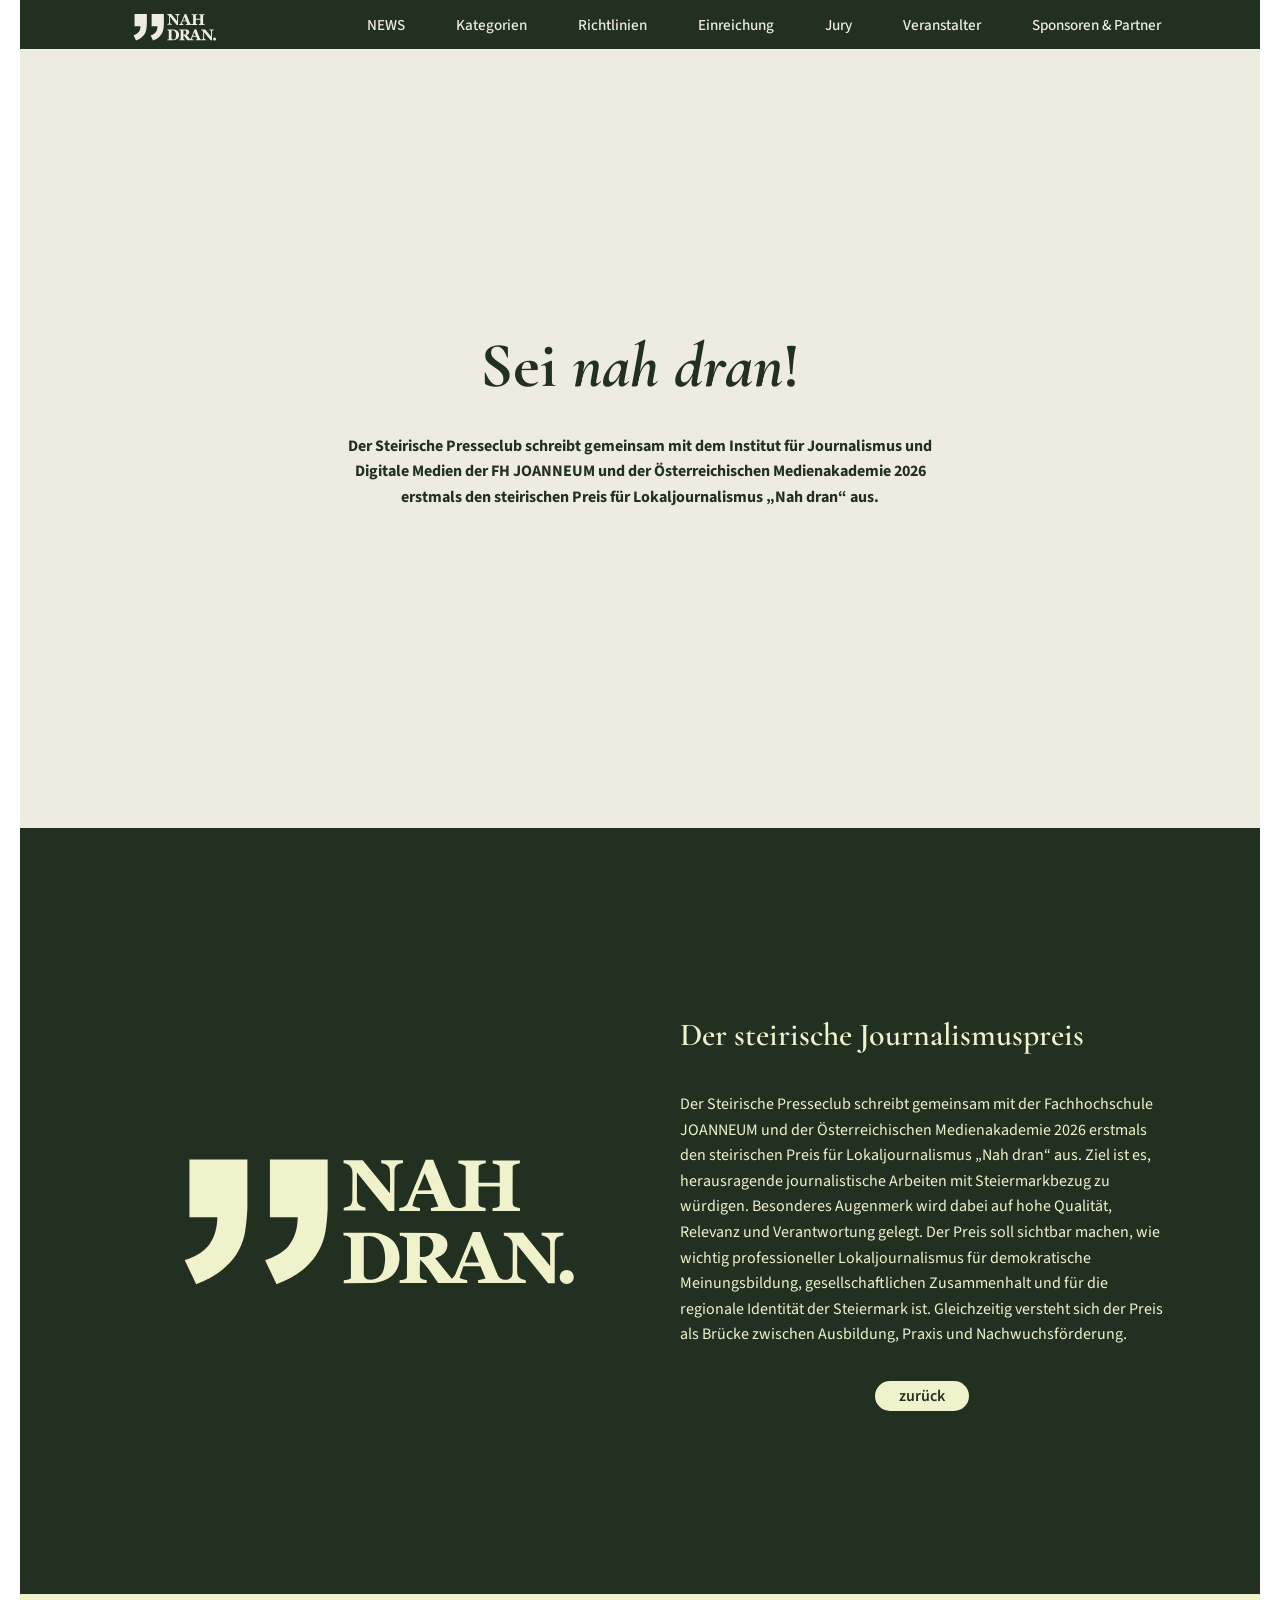
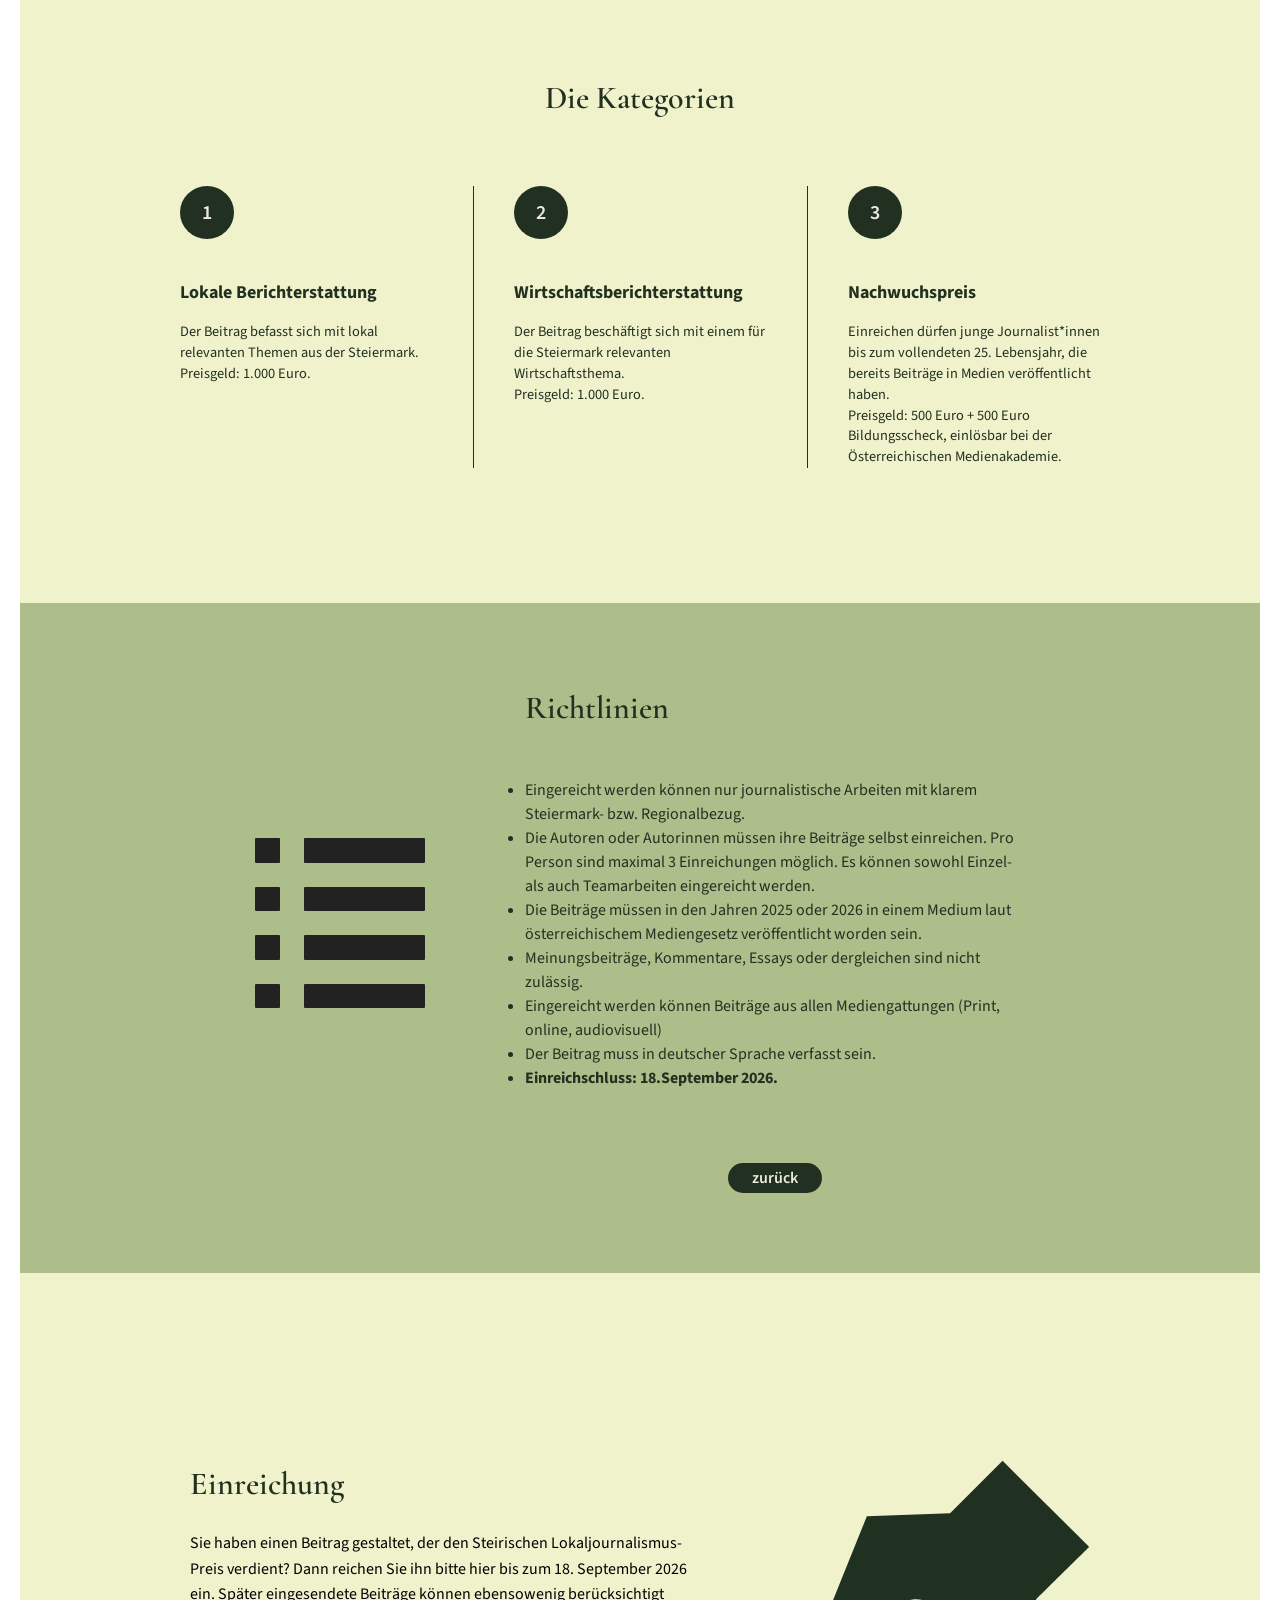
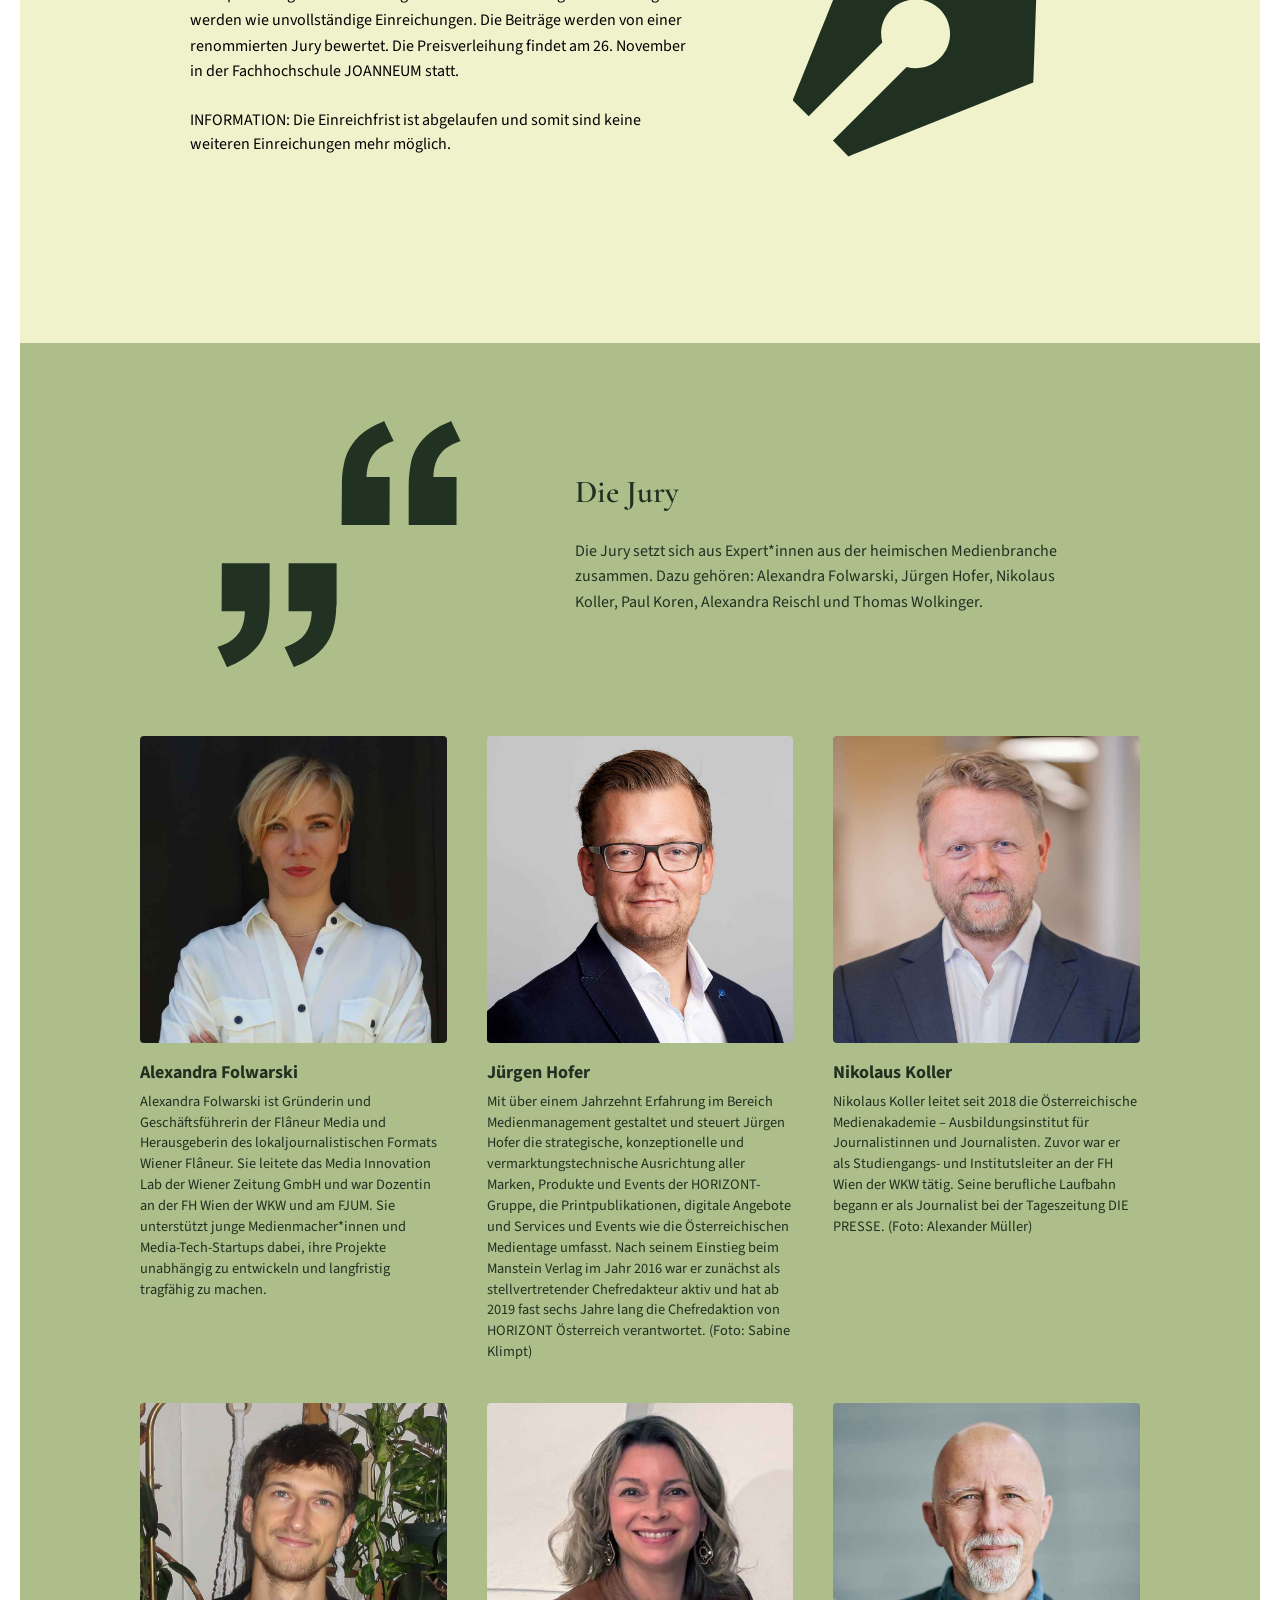
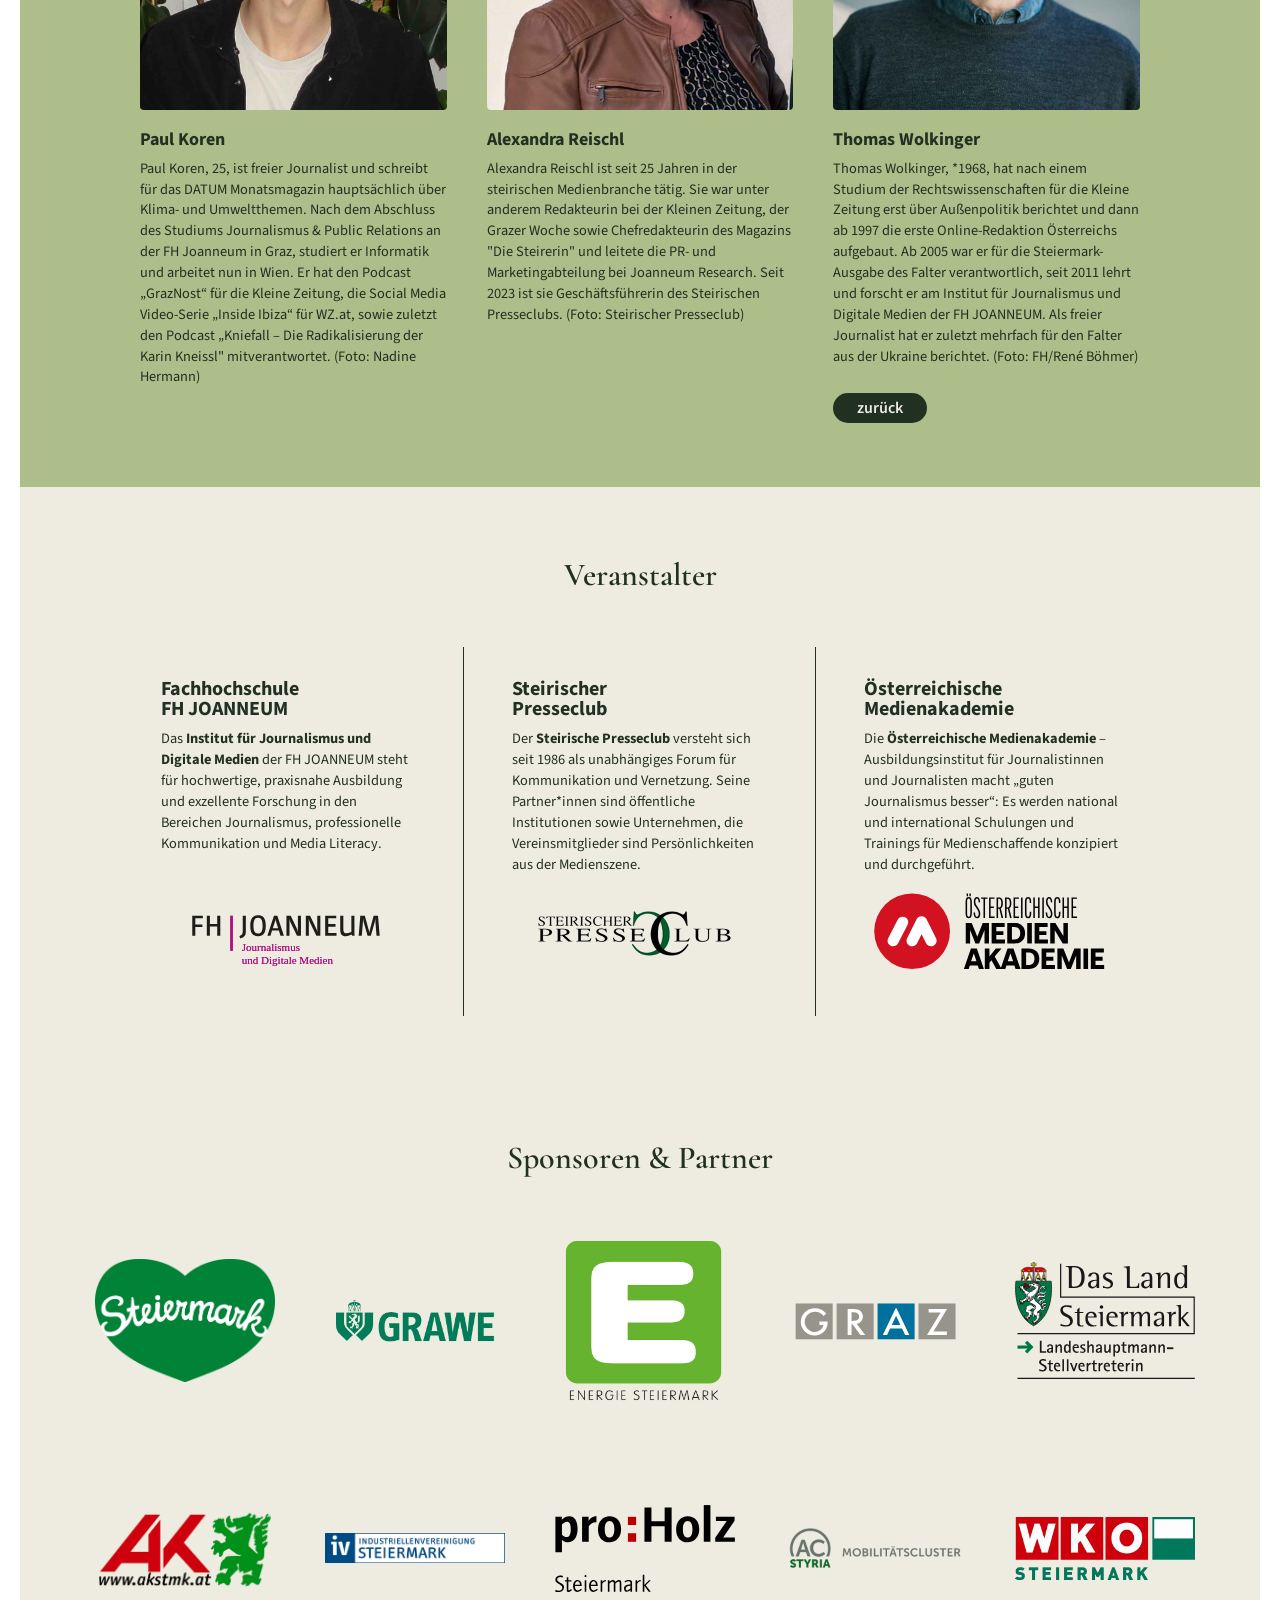
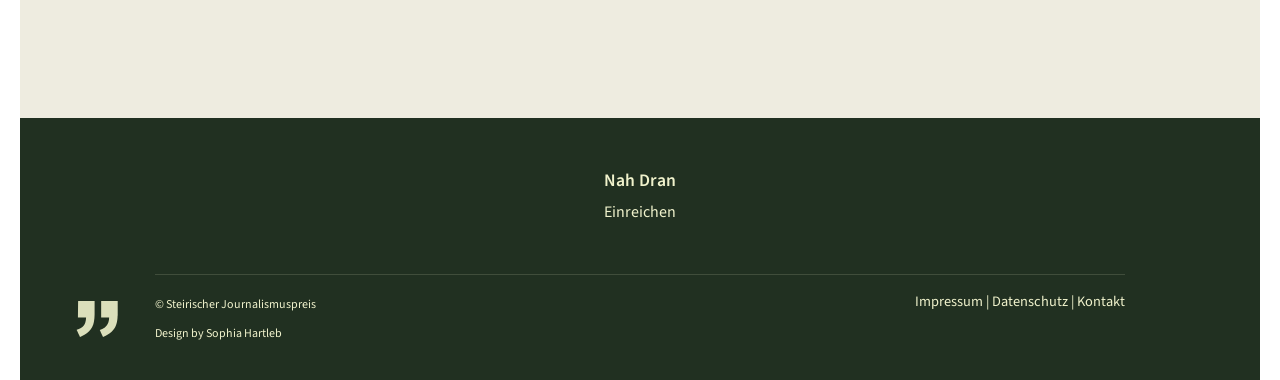
<file: index.html>
<!DOCTYPE html>
<html lang="de">
<head>
  <meta charset="UTF-8">
  <meta name="viewport" content="width=device-width, initial-scale=1.0">
  <meta name="description" content="Nah dran – Steirischer Preis für Lokaljournalismus 2026">
  <title>Nah dran – Steirischer Preis für Lokaljournalismus</title>
  <link rel="icon" type="image/x-icon" href="favicon.ico">
  <link rel="preconnect" href="https://fonts.googleapis.com">
  <link rel="preconnect" href="https://fonts.gstatic.com" crossorigin>
  <link href="https://fonts.googleapis.com/css2?family=Cormorant+Garamond:wght@400;500&family=Source+Sans+3:wght@400;500;600;700&display=swap" rel="stylesheet">
  <link rel="stylesheet" href="style.css">
</head>
<body>

  <div class="page" id="home">

    <!-- Header 73:320 -->
    <header class="header">
      <a href="#" aria-label="Nah dran Startseite">
        <img class="logo-wordmark logo-wordmark--header" src="bilder/nahdran-logo-hell.svg" alt="Nah dran" />
      </a>
      <nav aria-label="Hauptnavigation">
        <ul class="header__nav">
          <li><a href="./news.html">NEWS</a></li>
          <li><a href="#kategorien">Kategorien</a></li>
          <li><a href="#richtlinien">Richtlinien</a></li>
          <li><a href="#einreichung">Einreichung</a></li>
          <li><a href="#jury">Jury</a></li>
          <li><a href="#veranstalter">Veranstalter</a></li>
          <li><a href="#sponsoren">Sponsoren &amp; Partner</a></li>
        </ul>
      </nav>
    </header>

    <main>

      <!-- Hero 73:338 -->
      <section class="hero" id="start">
        <div class="hero__content">
          <div class="hero__text-block">
            <h1 class="heading-xl">Sei <em>nah dran</em>!<h1>
            <p class="text-body text-body--center">
              Der Steirische Presseclub schreibt gemeinsam mit dem Institut für Journalismus und Digitale Medien der FH JOANNEUM und der Österreichischen Medienakademie 2026 erstmals den steirischen Preis für Lokaljournalismus „Nah dran“ aus.
            </p>
            <br>
          </div>
          <!-- <a class="btn btn--forest btn--center" href="#einreichung">Jetzt einreichen</a> -->
        </div>
      </section>

      <!-- Kategorien / Jury-Intro 73:345 -->
      <section class="section-jury" id="nahdran">
        <div class="section-jury__visual">
          <img class="section-jury__logo" src="bilder/nahdran-logo-gelb.svg" alt="NahDran Logo Frühling" />
        </div>
        <div class="section-jury__content text-on-dark">
          <h2 class="heading-section">Der steirische Journalismuspreis</h2>
          <p class="text-body">
            Der Steirische Presseclub schreibt gemeinsam mit der Fachhochschule JOANNEUM und der Österreichischen Medienakademie 2026 erstmals den steirischen Preis für Lokaljournalismus „Nah dran“ aus. Ziel ist es, herausragende journalistische Arbeiten mit Steiermarkbezug zu würdigen. Besonderes Augenmerk wird dabei auf hohe Qualität, Relevanz und Verantwortung gelegt. Der Preis soll sichtbar machen, wie wichtig professioneller Lokaljournalismus für demokratische Meinungsbildung, gesellschaftlichen Zusammenhalt und für die regionale Identität der Steiermark ist. Gleichzeitig versteht sich der Preis als Brücke zwischen Ausbildung, Praxis und Nachwuchsförderung.
          </p>
          <a class="btn btn--lime btn--center" href="#home">zurück</a>
        </div>
      </section>

      <!-- Die Kategorien 73:362 -->
      <section class="section-categories" id="kategorien">
        <div class="section-categories__title-wrap">
          <h2 class="heading-section heading-section--center">Die Kategorien</h2>
        </div>

        <div class="categories-grid">
          <article class="category-card">
            <span class="category-badge" aria-hidden="true">1</span>
            <h3>Lokale Berichterstattung</h3>
            <p>Der Beitrag befasst sich mit lokal relevanten Themen aus der Steiermark. <br>Preisgeld: 1.000 Euro.</p>
          </article>
          <article class="category-card">
            <span class="category-badge" aria-hidden="true">2</span>
            <h3>Wirtschaftsberichterstattung</h3>
            <p>Der Beitrag beschäftigt sich mit einem für die Steiermark relevanten Wirtschaftsthema. <br>Preisgeld: 1.000 Euro.</p>
          </article>
          <article class="category-card">
            <span class="category-badge" aria-hidden="true">3</span>
            <h3>Nachwuchspreis</h3>
            <p>Einreichen dürfen junge Journalist*innen bis zum vollendeten 25. Lebensjahr, die bereits Beiträge in Medien veröffentlicht haben. <br>Preisgeld: 500 Euro + 500 Euro Bildungsscheck, einlösbar bei der Österreichischen Medienakademie.</p>
          </article>
        </div>
      </section>

      <!-- Richtlinien 73:378 -->
      <section class="section-split section-split--sage" id="richtlinien">
        <div class="section-split__visual" aria-hidden="true">
          <div class="pattern-grid">
            <span></span><span class="wide"></span>
            <span></span><span class="wide"></span>
            <span></span><span class="wide"></span>
            <span></span><span class="wide"></span>
          </div>
        </div>
        <div class="section-split__content">
          <div class="section-split__text">
            <h2 class="heading-section">Richtlinien</h2>
            <p class="text-body">
              <nav aria-label="Richtlinien">
                <ul>
                  <li>Eingereicht werden können nur journalistische Arbeiten mit klarem Steiermark- bzw. Regionalbezug. </li>
                  <li>Die Autoren oder Autorinnen müssen ihre Beiträge selbst einreichen. Pro Person sind maximal 3 Einreichungen möglich. Es können sowohl Einzel- als auch Teamarbeiten eingereicht werden. </li>
                  <li>Die Beiträge müssen in den Jahren 2025 oder 2026 in einem Medium laut österreichischem Mediengesetz veröffentlicht worden sein. </li>
                  <li>Meinungsbeiträge, Kommentare, Essays oder dergleichen sind nicht zulässig. </li>
                  <li>Eingereicht werden können Beiträge aus allen Mediengattungen (Print, online, audiovisuell) </li>
                  <li>Der Beitrag muss in deutscher Sprache verfasst sein.</li>
                  <li><span style="font-weight: bold;">Einreichschluss: 18.September 2026.</span></li>
                </ul>
                </nav>
            </p>
          </div>
          <a class="btn btn--forest btn--center" href="#">zurück</a>
        </div>
      </section>

      <!-- Einreichung 73:389 -->
      <section class="section-split section-split--lime" id="einreichung">
        <div class="section-split__content">
          <div class="section-split__text">
            <h2 class="heading-section">Einreichung</h2>
            <p class="text-body">
              Sie haben einen Beitrag gestaltet, der den Steirischen Lokaljournalismus-Preis verdient? Dann reichen Sie ihn bitte hier bis zum 18. September 2026 ein. Später eingesendete Beiträge können ebensowenig berücksichtigt werden wie unvollständige Einreichungen. Die Beiträge werden von einer renommierten Jury bewertet. Die Preisverleihung findet am 26. November in der Fachhochschule JOANNEUM statt.
            </p>
            <p><span style="font-weight: bold;"></span>INFORMATION: Die Einreichfrist ist abgelaufen und somit sind keine weiteren Einreichungen mehr möglich.</span></p>
          </div>
          <!-- <a class="btn btn--forest btn--center" href="https://jpr-umfragen.at/index.php/234223?lang=de" target="_blank">Zur Einreichung</a> -->
        </div>
        <div class="section-split__visual" aria-hidden="true">
          <img class="pattern-fuellfeder" src="bilder/fuellfeder.svg" alt="" />
        </div>
      </section>

      <!-- Jury / zweite Info-Sektion 73:393 -->
      <section class="section-split section-split--sage section-split--jury" id="jury">
        <div class="section-split__top">
          <div class="section-split__visual" aria-hidden="true">
            <div class="pattern-diamonds"></div>
          </div>
          <div class="section-split__content_jury">
            <div class="section-split__text">
              <h2 class="heading-section">Die Jury</h2>
              <p class="text-body">
                Die Jury setzt sich aus Expert*innen aus der heimischen Medienbranche zusammen. Dazu gehören: Alexandra Folwarski, Jürgen Hofer, Nikolaus Koller, Paul Koren, Alexandra Reischl und Thomas Wolkinger. 
              </p>
            </div>
            
          </div>
        </div>

        <div class="jury-grid">
          <figure class="jury-card">
            <img class="jury-card__img" src="bilder/jury-alexandra-folwarski.jpg" alt="Alexandra Folwarski" />
            <figcaption class="jury-card__text">
              <h3 class="jury-card__name">Alexandra Folwarski</h3>
              <p>Alexandra Folwarski ist Gründerin und Geschäftsführerin der Flâneur Media und Herausgeberin des lokaljournalistischen Formats Wiener Flâneur. Sie leitete das Media Innovation Lab der Wiener Zeitung GmbH und war Dozentin an der FH Wien der WKW und am FJUM. Sie unterstützt junge Medienmacher*innen und Media-Tech-Startups dabei, ihre Projekte unabhängig zu entwickeln und langfristig tragfähig zu machen. </p>
            </figcaption>
          </figure>
          <figure class="jury-card">
            <img class="jury-card__img" src="bilder/jury-juergen-hofer.jpg" alt="Jürgen Hofer" />
            <figcaption class="jury-card__text">
              <h3 class="jury-card__name">Jürgen Hofer</h3>
              <p>Mit über einem Jahrzehnt Erfahrung im Bereich Medienmanagement gestaltet und steuert Jürgen Hofer die strategische, konzeptionelle und vermarktungstechnische Ausrichtung aller Marken, Produkte und Events der HORIZONT-Gruppe, die Printpublikationen, digitale Angebote und Services und Events wie die Österreichischen Medientage umfasst. Nach seinem Einstieg beim Manstein Verlag im Jahr 2016 war er zunächst als stellvertretender Chefredakteur aktiv und hat ab 2019 fast sechs Jahre lang die Chefredaktion von HORIZONT Österreich verantwortet.
              (Foto: Sabine Klimpt)
                </p>
            </figcaption>
          </figure>
          <figure class="jury-card">
            <img class="jury-card__img" src="bilder/jury-nikolaus-koller.jpg" alt="Nikolaus Koller" />
            <figcaption class="jury-card__text">
              <h3 class="jury-card__name">Nikolaus Koller</h3>
              <p>Nikolaus Koller leitet seit 2018 die Österreichische Medienakademie – Ausbildungsinstitut für Journalistinnen und Journalisten. Zuvor war er als Studiengangs- und Institutsleiter an der FH Wien der WKW tätig. Seine berufliche Laufbahn begann er als Journalist bei der Tageszeitung DIE PRESSE.
              (Foto: Alexander Müller)
                </p>
            </figcaption>
          </figure>
          <figure class="jury-card">
            <img class="jury-card__img" src="bilder/jury-paul-koren.jpg" alt="Paul Koren" />
            <figcaption class="jury-card__text">
              <h3 class="jury-card__name">Paul Koren</h3>
              <p>Paul Koren, 25, ist freier Journalist und schreibt für das DATUM Monatsmagazin hauptsächlich über Klima- und Umweltthemen. Nach dem Abschluss des Studiums Journalismus & Public Relations an der FH Joanneum in Graz, studiert er Informatik und arbeitet nun in Wien. Er hat den Podcast „GrazNost“ für die Kleine Zeitung, die Social Media Video-Serie „Inside Ibiza“ für WZ.at, sowie zuletzt den Podcast „Kniefall – Die Radikalisierung der Karin Kneissl" mitverantwortet.
              (Foto: Nadine Hermann)</p>
            </figcaption>
          </figure>
          <figure class="jury-card">
            <img class="jury-card__img" src="bilder/jury-alexandra-reischl.jpg" alt="Alexandra Reischl" />
            <figcaption class="jury-card__text">
              <h3 class="jury-card__name">Alexandra Reischl</h3>
              <p>Alexandra Reischl ist seit 25 Jahren in der steirischen Medienbranche tätig. Sie war unter anderem Redakteurin bei der Kleinen Zeitung, der Grazer Woche sowie Chefredakteurin des Magazins "Die Steirerin" und leitete die PR- und Marketingabteilung bei Joanneum Research. Seit 2023 ist sie Geschäftsführerin des Steirischen Presseclubs.
                (Foto: Steirischer Presseclub)</p>
            </figcaption>
          </figure>
          <figure class="jury-card">
            <img class="jury-card__img" src="bilder/jury-thomas-wolkinger.jpg" alt="Thomas Wolkinger" />
            <figcaption class="jury-card__text">
              <h3 class="jury-card__name">Thomas Wolkinger</h3>
              <p>Thomas Wolkinger, *1968, hat nach einem Studium der Rechtswissenschaften für die Kleine Zeitung erst über Außenpolitik berichtet und dann ab 1997 die erste Online-Redaktion Österreichs aufgebaut. Ab 2005 war er für die Steiermark-Ausgabe des Falter verantwortlich, seit 2011 lehrt und forscht er am Institut für Journalismus und Digitale Medien der FH JOANNEUM. Als freier Journalist hat er zuletzt mehrfach für den Falter aus der Ukraine berichtet.
              (Foto: FH/René Böhmer)</p>
              <a class="btn btn--forest btn--right" href="#home">zurück</a>
            </figcaption>
          </figure>
        </div>
      </section>

      <!-- Veranstalter 73:398 -->
      <section class="section-organizers" id="veranstalter">
        <h2 class="heading-section heading-section--center">Veranstalter</h2>
        <div class="organizers-grid">
          <article class="organizer-card">
            <div>
              <h3 class="veranstalter">Fachhochschule <br>FH JOANNEUM</h3>
              <p>Das <span style="font-weight: bold;">Institut für Journalismus und Digitale Medien</span> der FH JOANNEUM steht für hochwertige, praxisnahe Ausbildung und exzellente Forschung in den Bereichen Journalismus, professionelle Kommunikation und Media Literacy.</p>
            </div>
            <div class="organizer-card-logo">
            <a href="https://www.fh-joanneum.at/institut/journalismus-und-digitale-medien/" target="_blank" rel="noopener noreferrer"><img class="organizer-card__logo-img" src="bilder/logo_FHJ.svg" alt="FH JOANNEUM Logo" /></a>
            </div>
          </article>
          <article class="organizer-card">
            <div>
              <h3 class="veranstalter">Steirischer <br>Presseclub</h3>
              <p>Der <span style="font-weight: bold;">Steirische Presseclub</span> versteht sich seit 1986 als unabhängiges Forum für Kommunikation und Vernetzung. Seine Partner*innen sind öffentliche Institutionen sowie Unternehmen, die Vereinsmitglieder sind Persönlichkeiten aus der Medienszene.</p>
            </div>
            <div class="organizer-card-logo">
            <a href="https://presseclub.co.at/" target="_blank" rel="noopener noreferrer"><img class="organizer-card__logo-img" src="bilder/steirischer-presseclub-logo.png" alt="Steirischer Presseclub Logo" /></a>
            </div>
          </article>
          <article class="organizer-card">
            <div>
              <h3 class="veranstalter">Österreichische <br>Medienakademie</h3>
              <p>Die <span style="font-weight: bold;">Österreichische Medienakademie</span> – Ausbildungsinstitut für Journalistinnen und Journalisten macht „guten Journalismus besser“: Es werden national und international Schulungen und Trainings für Medienschaffende konzipiert und durchgeführt.</p>
            </div>
            <div class="organizer-card-logo">
            <a href="https://oema.at/" target="_blank" rel="noopener noreferrer"><img class="organizer-card__logo-img" src="bilder/oesterreichische-medienakademie-logo.svg" alt="Österreichische Medienakademie" /></a>
            </div>
            
          </article>
        </div>
      </section>

      <!-- Sponsoren 73:407 -->
      <section class="section-sponsors" id="sponsoren">
        <h2 class="heading-section heading-section--center">Sponsoren &amp; Partner</h2>
        <div class="sponsors-grid">
          <img class="sponsor-slot__img" src="bilder/Steirmark_Logo.png" alt="Land Steiermark Logo" />
          <img class="sponsor-slot__img" src="bilder/grawe_png.png" alt="GRAWE Logo" />
          <img class="sponsor-slot__img" src="bilder/estmk_logo_png.png" alt="estmk Logo" />
          <img class="sponsor-slot__img" src="bilder/graz_farbig.svg" alt="Graz Logo" />
          <img class="sponsor-slot__img" src="bilder/Landeshauptmann_Stellvertreterin.svg" alt="Landeshauptmann-Stellvertreterin Logo" />
        </div>
        <div class="sponsors-grid">
          <img class="sponsor-slot__img" src="bilder/AK-logo_png.png" alt="AK Logo" />
          <img class="sponsor-slot__img" src="bilder/IV-logo.png" alt="Industriellenvereinigung Logo" />
          <img class="sponsor-slot__img" src="bilder/proHolz_Stmk_Logo.svg" alt="pro:Holz Logo" />
          <img class="sponsor-slot__img" src="bilder/ACstyria_logo.png" alt="ACstyria_logo Logo" />
          <img class="sponsor-slot__img" src="bilder/WKO_Stmk_4c_png.png" alt="WKO Logo" />
        </div>
        <!--
        <button type="button" class="carousel-btn" aria-label="Nächste Sponsoren">
          <svg viewBox="0 0 23 13" fill="none" aria-hidden="true">
            <path d="M2 2 L11 11 L21 2" stroke="#EEECE0" stroke-width="4" stroke-linecap="round" stroke-linejoin="round"/>
          </svg>
        </button>
        -->
      </section>
      
    </main>

    <!-- Footer 73:417 -->
    <footer class="footer">
      <nav aria-label="Footer-Navigation">
        <ul class="footer__nav">
          <li><a href="#home"><span class="footer__brand">Nah Dran</span></a></li>
          <!-- <li><a href="#">Pressebereich</a></li> -->
          <li><a href="#einreichung">Einreichen</a></li>
        </ul>
      </nav>

      <div class="footer__bottom">
        <p class="footer__copyright">© Steirischer Journalismuspreis<br>Design by Sophia Hartleb</p>
        <div class="footer__social">
          <!--
          <a href="#" aria-label="Instagram">
            <svg width="25" height="25" viewBox="0 0 24 24" fill="currentColor" aria-hidden="true">
              <rect x="2" y="2" width="20" height="20" rx="5" fill="none" stroke="currentColor" stroke-width="2"/>
              <circle cx="12" cy="12" r="4" fill="none" stroke="currentColor" stroke-width="2"/>
              <circle cx="17.5" cy="6.5" r="1.2"/>
            </svg>
          </a>
          <a href="#" aria-label="LinkedIn">
            <svg width="25" height="24" viewBox="0 0 24 24" fill="currentColor" aria-hidden="true">
              <path d="M4 4h4v16H4V4zm6 0h4v2.2c.8-1.4 2.4-2.4 4.6-2.4 4.2 0 5.4 2.8 5.4 6.4V20h-4v-5.6c0-1.3 0-3-1.8-3s-2.1 1.4-2.1 2.9V20h-4V4z"/>
            </svg>
          </a>
          -->
        </div>
        <p class="footer__legal">
          <a href="./impressum.html">Impressum</a> | <a href="./datenschutz.html">Datenschutz</a> | <a href="./kontakt.html">Kontakt</a>
        </p>
      </div>

      <div class="footer__mark" aria-hidden="true">
        <img src="bilder/zeichen-1-gelb.svg" alt="" />
      </div>
    </footer>

  </div>

</body>
</html>
</file>
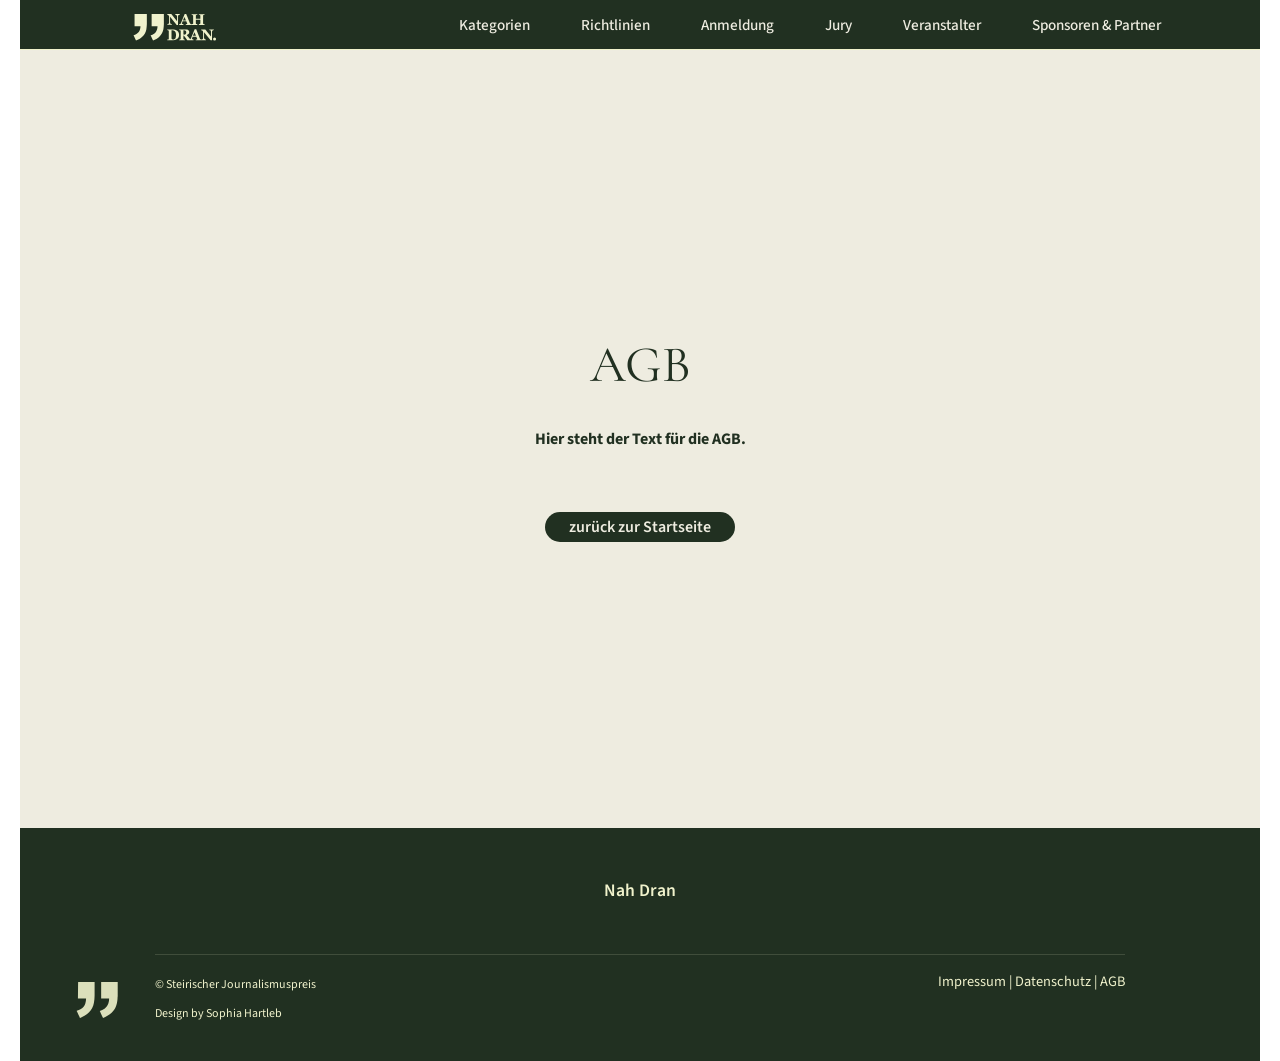
<file: agb.html>
<!DOCTYPE html>
<html lang="de">
<head>
  <meta charset="UTF-8">
  <meta name="viewport" content="width=device-width, initial-scale=1.0">
  <meta name="description" content="Nah dran – Steirischer Preis für Lokaljournalismus 2026">
  <title>Nah dran – Steirischer Preis für Lokaljournalismus</title>
  <link rel="preconnect" href="https://fonts.googleapis.com">
  <link rel="preconnect" href="https://fonts.gstatic.com" crossorigin>
  <link href="https://fonts.googleapis.com/css2?family=Cormorant+Garamond:wght@400;500&family=Source+Sans+3:wght@400;500;600;700&display=swap" rel="stylesheet">
  <link rel="stylesheet" href="style.css">
</head>
<body>

  <div class="page">

    <!-- Header 73:320 -->
    <header class="header">
      <a href="./index.html" aria-label="Nah dran Startseite">
        <img class="logo-wordmark logo-wordmark--header" src="bilder/nahdran-logo-gelb.svg" alt="Nah dran" />
      </a>
      <nav aria-label="Hauptnavigation">
        <ul class="header__nav">
          <li><a href="./index.html#kategorien">Kategorien</a></li>
          <li><a href="./index.html#richtlinien">Richtlinien</a></li>
          <li><a href="./index.html#anmeldung">Anmeldung</a></li>
          <li><a href="./index.html#jury">Jury</a></li>
          <li><a href="./index.html#veranstalter">Veranstalter</a></li>
          <li><a href="./index.html#sponsoren">Sponsoren &amp; Partner</a></li>
        </ul>
      </nav>
    </header>

    <main>

      <!-- Hero 73:338 -->
      <section class="section-impressum" id="start">
        <div class="impressum__content">
          <div class="impressum__text-block">
            <h1 class="heading-lg">AGB<h1>
            <p class="text-body text-body--center">
              Hier steht der Text für die AGB.
            </p>
          </div>
          <a class="btn btn--forest btn--center" href="./index.html">zurück zur Startseite</a>
        </div>
      </section>

      

    </main>

    <!-- Footer 73:417 -->
    <footer class="footer">
      <nav aria-label="Footer-Navigation">
        <ul class="footer__nav">
          <li><span class="footer__brand">Nah Dran</span></li>
          <!--
          <li><a href="#start">Home</a></li>
          <li><a href="#jury">Jury</a></li>
          <li><a href="#">Pressebereich</a></li>
          <li><a href="#anmeldung">Anmelden</a></li>
          <li><a href="#">Kontakt</a></li>
          -->
        </ul>
      </nav>

      <div class="footer__bottom">
        <p class="footer__copyright">© Steirischer Journalismuspreis<br>Design by Sophia Hartleb</p>
        <div class="footer__social">
          <!--
          <a href="#" aria-label="Instagram">
            <svg width="25" height="25" viewBox="0 0 24 24" fill="currentColor" aria-hidden="true">
              <rect x="2" y="2" width="20" height="20" rx="5" fill="none" stroke="currentColor" stroke-width="2"/>
              <circle cx="12" cy="12" r="4" fill="none" stroke="currentColor" stroke-width="2"/>
              <circle cx="17.5" cy="6.5" r="1.2"/>
            </svg>
          </a>
          <a href="#" aria-label="LinkedIn">
            <svg width="25" height="24" viewBox="0 0 24 24" fill="currentColor" aria-hidden="true">
              <path d="M4 4h4v16H4V4zm6 0h4v2.2c.8-1.4 2.4-2.4 4.6-2.4 4.2 0 5.4 2.8 5.4 6.4V20h-4v-5.6c0-1.3 0-3-1.8-3s-2.1 1.4-2.1 2.9V20h-4V4z"/>
            </svg>
          </a>
          -->
        </div>
        <p class="footer__legal">
          <a href="./impressum.html">Impressum</a> | <a href="./datenschutz.html">Datenschutz</a> | <a href="#">AGB</a>
        </p>
      </div>

      <div class="footer__mark" aria-hidden="true">
        <img src="bilder/zeichen-1-gelb.svg" alt="" />
      </div>
    </footer>

  </div>

</body>
</html>
</file>
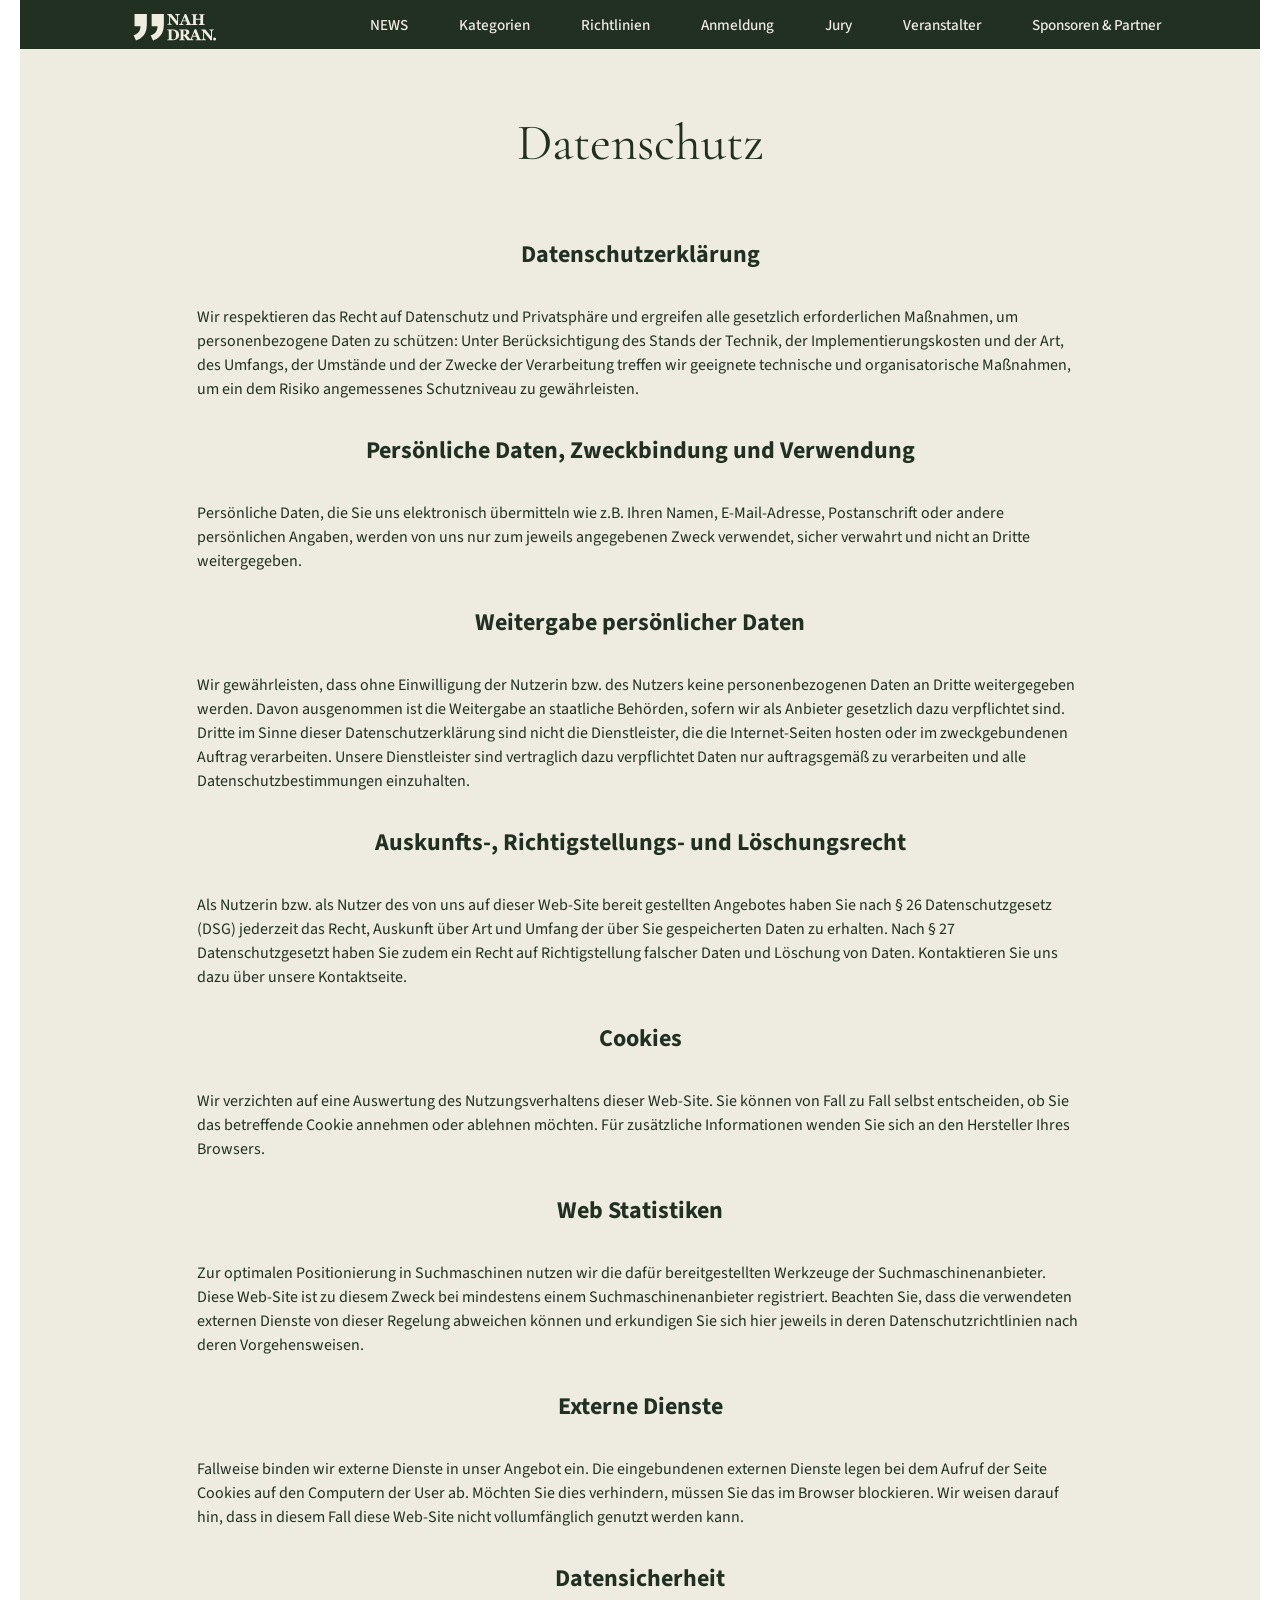
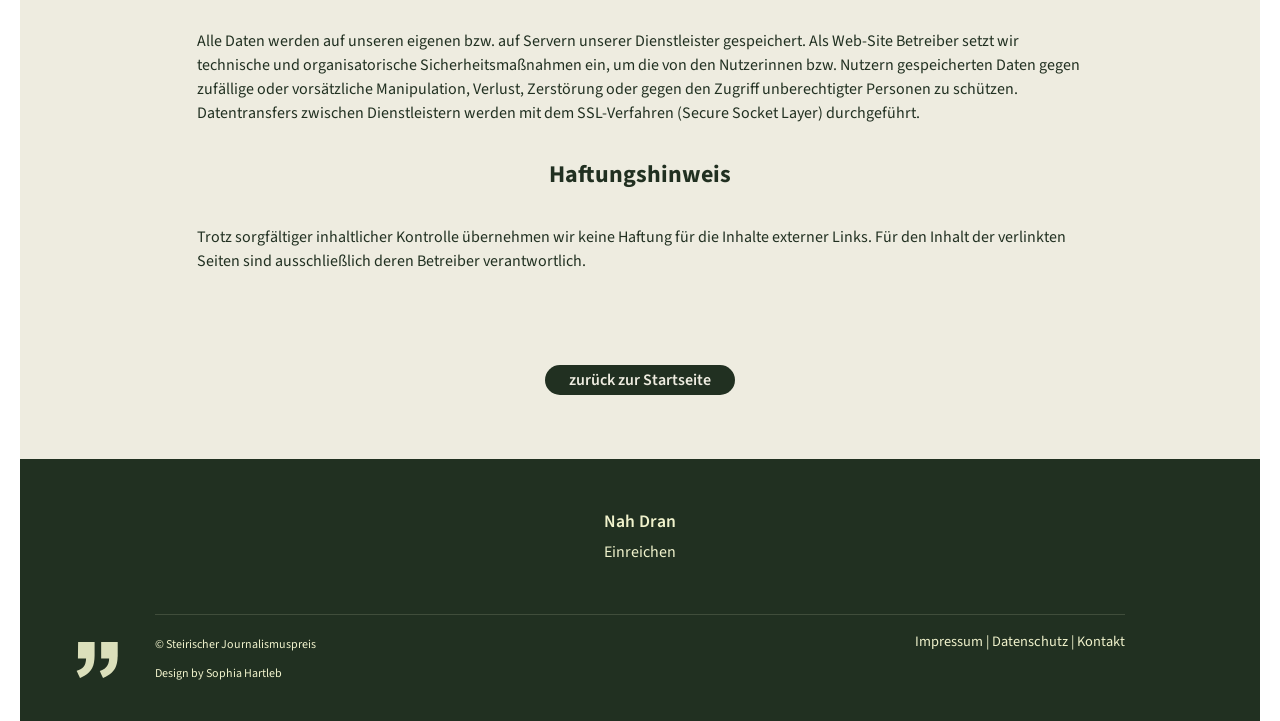
<file: datenschutz.html>
<!DOCTYPE html>
<html lang="de">
<head>
  <meta charset="UTF-8">
  <meta name="viewport" content="width=device-width, initial-scale=1.0">
  <meta name="description" content="Nah dran – Steirischer Preis für Lokaljournalismus 2026">
  <title>Nah dran – Steirischer Preis für Lokaljournalismus</title>
  <link rel="preconnect" href="https://fonts.googleapis.com">
  <link rel="preconnect" href="https://fonts.gstatic.com" crossorigin>
  <link href="https://fonts.googleapis.com/css2?family=Cormorant+Garamond:wght@400;500&family=Source+Sans+3:wght@400;500;600;700&display=swap" rel="stylesheet">
  <link rel="stylesheet" href="style.css">
</head>
<body>

  <div class="page">

    <!-- Header 73:320 -->
    <header class="header">
      <a href="./index.html" aria-label="Nah dran Startseite">
        <img class="logo-wordmark logo-wordmark--header" src="bilder/nahdran-logo-hell.svg" alt="Nah dran" />
      </a>
      <nav aria-label="Hauptnavigation">
        <ul class="header__nav">
          <li><a href="./news.html">NEWS</a></li>
          <li><a href="./index.html#kategorien">Kategorien</a></li>
          <li><a href="./index.html#richtlinien">Richtlinien</a></li>
          <li><a href="./index.html#anmeldung">Anmeldung</a></li>
          <li><a href="./index.html#jury">Jury</a></li>
          <li><a href="./index.html#veranstalter">Veranstalter</a></li>
          <li><a href="./index.html#sponsoren">Sponsoren &amp; Partner</a></li>
        </ul>
      </nav>
    </header>

    <main>

      <!-- Hero 73:338 -->
      <section class="section-impressum" id="start">
        <div class="impressum__content">
          <div class="impressum__text-block">
            <h1 class="heading-lg">Datenschutz<h1>
            <p class="text-body text-body--center">
              <h2>Datenschutzerklärung</h2>

            Wir respektieren  das Recht auf Datenschutz und Privatsphäre und ergreifen alle gesetzlich erforderlichen Maßnahmen, um personenbezogene Daten zu schützen: Unter Berücksichtigung des Stands der Technik, der Implementierungskosten und der Art, des Umfangs, der Umstände und der Zwecke der Verarbeitung treffen wir geeignete technische und organisatorische Maßnahmen, um ein dem Risiko angemessenes Schutzniveau zu gewährleisten.
            
            <h2>Persönliche Daten, Zweckbindung und Verwendung</h2>

            Persönliche Daten, die Sie uns elektronisch übermitteln wie z.B. Ihren Namen, E-Mail-Adresse, Postanschrift oder andere persönlichen Angaben, werden von uns nur zum jeweils angegebenen Zweck verwendet, sicher verwahrt und nicht an Dritte weitergegeben.

            <h2>Weitergabe persönlicher Daten</h2>

            Wir gewährleisten, dass ohne Einwilligung der Nutzerin bzw. des Nutzers keine personenbezogenen Daten an Dritte weitergegeben werden. Davon ausgenommen ist die Weitergabe an staatliche Behörden, sofern wir als Anbieter gesetzlich dazu verpflichtet sind. Dritte im Sinne dieser Datenschutzerklärung sind nicht die Dienstleister, die die Internet-Seiten hosten oder im zweckgebundenen Auftrag verarbeiten. Unsere Dienstleister sind vertraglich dazu verpflichtet Daten nur auftragsgemäß zu verarbeiten und alle Datenschutzbestimmungen einzuhalten.

            <h2>Auskunfts-, Richtigstellungs- und Löschungsrecht</h2>

            Als Nutzerin bzw. als Nutzer des von uns auf dieser Web-Site bereit gestellten Angebotes haben Sie nach § 26 Datenschutzgesetz (DSG) jederzeit das Recht, Auskunft über Art und Umfang der über Sie gespeicherten Daten zu erhalten. Nach § 27 Datenschutzgesetzt haben Sie zudem ein Recht auf Richtigstellung falscher Daten und Löschung von Daten. Kontaktieren Sie uns dazu über unsere Kontaktseite.

            <h2>Cookies</h2>

            Wir verzichten auf eine Auswertung des Nutzungsverhaltens dieser Web-Site. Sie können von Fall zu Fall selbst entscheiden, ob Sie das betreffende Cookie annehmen oder ablehnen möchten. Für zusätzliche Informationen wenden Sie sich an den Hersteller Ihres Browsers.

            <h2>Web Statistiken</h2>

            Zur optimalen Positionierung in Suchmaschinen nutzen wir die dafür bereitgestellten Werkzeuge der Suchmaschinenanbieter. Diese Web-Site ist zu diesem Zweck bei mindestens einem Suchmaschinenanbieter registriert. Beachten Sie, dass die verwendeten externen Dienste von dieser Regelung abweichen können und erkundigen Sie sich hier jeweils in deren Datenschutzrichtlinien nach deren Vorgehensweisen.

            <h2>Externe Dienste</h2>

            Fallweise binden wir externe Dienste in unser Angebot ein. Die eingebundenen externen Dienste legen bei dem Aufruf der Seite Cookies auf den Computern der User ab. Möchten Sie dies verhindern, müssen Sie das im Browser blockieren. Wir weisen darauf hin, dass in diesem Fall diese Web-Site nicht vollumfänglich genutzt werden kann.

            <h2>Datensicherheit</h2>

            Alle Daten werden auf unseren eigenen bzw. auf Servern unserer Dienstleister gespeichert. Als Web-Site Betreiber setzt wir technische und organisatorische Sicherheitsmaßnahmen ein, um die von den Nutzerinnen bzw. Nutzern gespeicherten Daten gegen zufällige oder vorsätzliche Manipulation, Verlust, Zerstörung oder gegen den Zugriff unberechtigter Personen zu schützen. Datentransfers zwischen Dienstleistern werden mit dem SSL-Verfahren (Secure Socket Layer) durchgeführt.

            <h2>Haftungshinweis</h2>

            Trotz sorgfältiger inhaltlicher Kontrolle übernehmen wir keine Haftung für die Inhalte externer Links. Für den Inhalt der verlinkten Seiten sind ausschließlich deren Betreiber verantwortlich.
            </p>
          </div>
          <a class="btn btn--forest btn--center" href="./index.html">zurück zur Startseite</a>
        </div>
      </section>

      

    </main>

 <!-- Footer 73:417 -->
 <footer class="footer">
  <nav aria-label="Footer-Navigation">
    <ul class="footer__nav">
      <li><a href="./index.html#home"><span class="footer__brand">Nah Dran</span></a></li>
      <!-- <li><a href="#">Pressebereich</a></li> -->
      <li><a href="./index.html#einreichung">Einreichen</a></li>
    </ul>
  </nav>

  <div class="footer__bottom">
    <p class="footer__copyright">© Steirischer Journalismuspreis<br>Design by Sophia Hartleb</p>
    <div class="footer__social">
      <!--
      <a href="#" aria-label="Instagram">
        <svg width="25" height="25" viewBox="0 0 24 24" fill="currentColor" aria-hidden="true">
          <rect x="2" y="2" width="20" height="20" rx="5" fill="none" stroke="currentColor" stroke-width="2"/>
          <circle cx="12" cy="12" r="4" fill="none" stroke="currentColor" stroke-width="2"/>
          <circle cx="17.5" cy="6.5" r="1.2"/>
        </svg>
      </a>
      <a href="#" aria-label="LinkedIn">
        <svg width="25" height="24" viewBox="0 0 24 24" fill="currentColor" aria-hidden="true">
          <path d="M4 4h4v16H4V4zm6 0h4v2.2c.8-1.4 2.4-2.4 4.6-2.4 4.2 0 5.4 2.8 5.4 6.4V20h-4v-5.6c0-1.3 0-3-1.8-3s-2.1 1.4-2.1 2.9V20h-4V4z"/>
        </svg>
      </a>
      -->
    </div>
    <p class="footer__legal">
      <a href="./impressum.html">Impressum</a> | <a href="./datenschutz.html">Datenschutz</a> | <a href="./kontakt.html">Kontakt</a>
    </p>
  </div>

  <div class="footer__mark" aria-hidden="true">
    <img src="bilder/zeichen-1-gelb.svg" alt="" />
  </div>
</footer>

  </div>

</body>
</html>
</file>
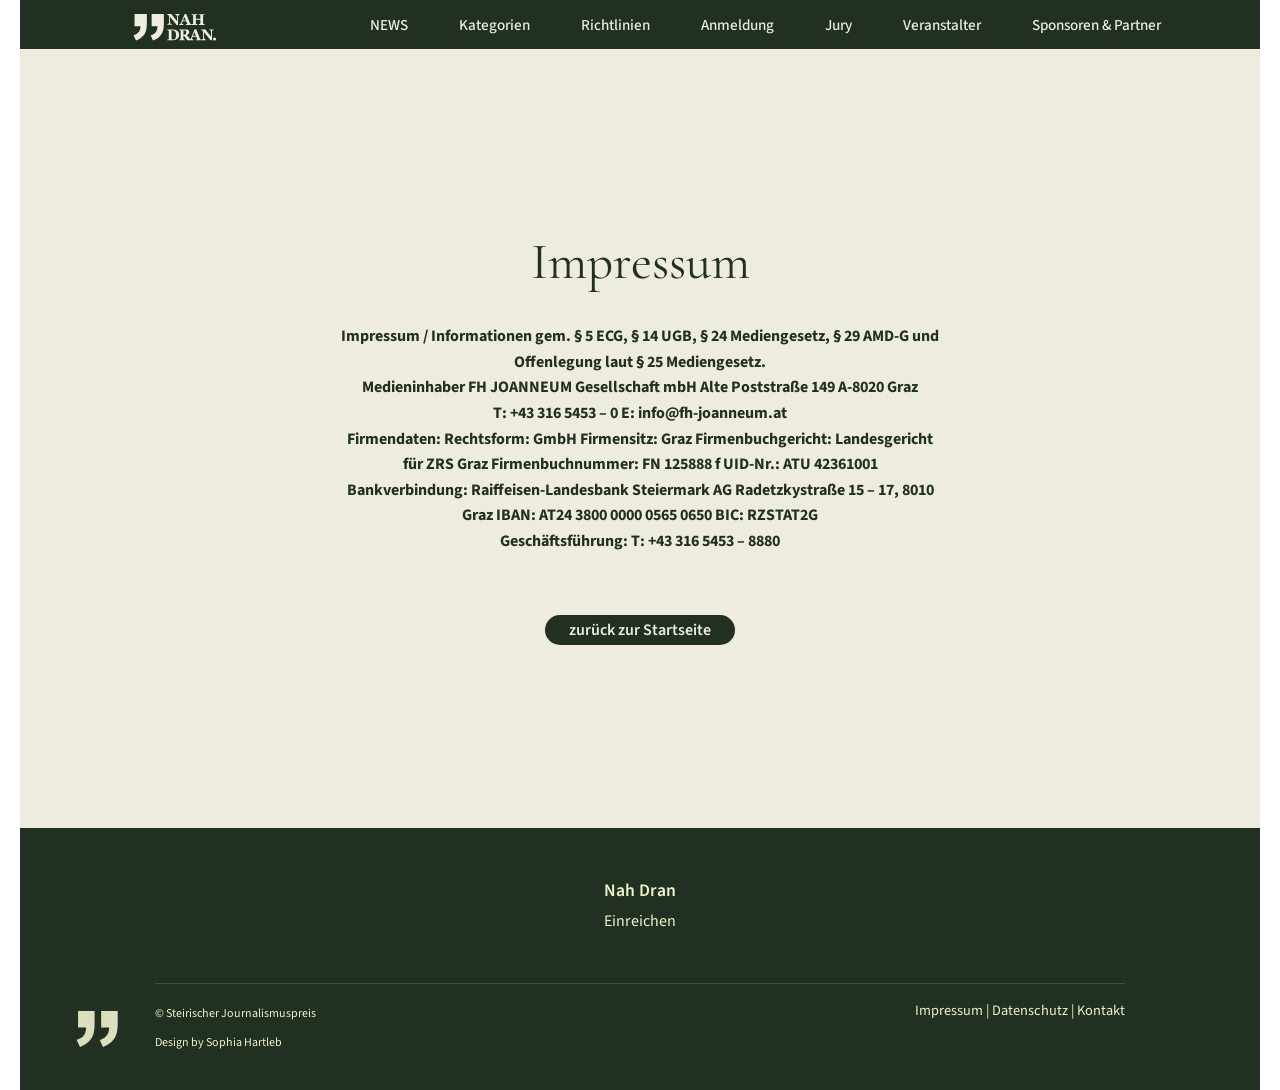
<file: impressum.html>
<!DOCTYPE html>
<html lang="de">
<head>
  <meta charset="UTF-8">
  <meta name="viewport" content="width=device-width, initial-scale=1.0">
  <meta name="description" content="Nah dran – Steirischer Preis für Lokaljournalismus 2026">
  <title>Nah dran – Steirischer Preis für Lokaljournalismus</title>
  <link rel="preconnect" href="https://fonts.googleapis.com">
  <link rel="preconnect" href="https://fonts.gstatic.com" crossorigin>
  <link href="https://fonts.googleapis.com/css2?family=Cormorant+Garamond:wght@400;500&family=Source+Sans+3:wght@400;500;600;700&display=swap" rel="stylesheet">
  <link rel="stylesheet" href="style.css">
</head>
<body>

  <div class="page">

    <!-- Header 73:320 -->
    <header class="header">
      <a href="./index.html" aria-label="Nah dran Startseite">
        <img class="logo-wordmark logo-wordmark--header" src="bilder/nahdran-logo-hell.svg" alt="Nah dran" />
      </a>
      <nav aria-label="Hauptnavigation">
        <ul class="header__nav">
          <li><a href="./news.html">NEWS</a></li>
          <li><a href="./index.html#kategorien">Kategorien</a></li>
          <li><a href="./index.html#richtlinien">Richtlinien</a></li>
          <li><a href="./index.html#anmeldung">Anmeldung</a></li>
          <li><a href="./index.html#jury">Jury</a></li>
          <li><a href="./index.html#veranstalter">Veranstalter</a></li>
          <li><a href="./index.html#sponsoren">Sponsoren &amp; Partner</a></li>
        </ul>
      </nav>
    </header>

    <main>

      <!-- Hero 73:338 -->
      <section class="section-impressum" id="start">
        <div class="impressum__content">
          <div class="impressum__text-block">
            <h1 class="heading-lg">Impressum<h1>
            <p class="text-body text-body--center">
              Impressum / Informationen gem. § 5 ECG, § 14 UGB, § 24 Mediengesetz, § 29 AMD-G und Offenlegung laut § 25 Mediengesetz.
              
              </p>
              <p class="text-body text-body--center">
              Medieninhaber
              FH JOANNEUM Gesellschaft mbH
              Alte Poststraße 149
              A-8020 Graz<br>
              T: +43 316 5453 – 0
              E: info@fh-joanneum.at
              </p>
              <p class="text-body text-body--center">
              Firmendaten:
              Rechtsform: GmbH
              Firmensitz: Graz
              Firmenbuchgericht: Landesgericht für ZRS Graz
              Firmenbuchnummer: FN 125888 f
              UID-Nr.: ATU 42361001
              </p> 
              <p class="text-body text-body--center">
              Bankverbindung:
              Raiffeisen-Landesbank Steiermark AG
              Radetzkystraße 15 – 17, 8010 Graz
              IBAN: AT24 3800 0000 0565 0650
              BIC: RZSTAT2G
              </p> 
              <p class="text-body text-body--center">
              Geschäftsführung:
              T: +43 316 5453 – 8880
            </p>
          </div>
          <a class="btn btn--forest btn--center" href="./index.html">zurück zur Startseite</a>
        </div>
      </section>

      

    </main>

 <!-- Footer 73:417 -->
 <footer class="footer">
  <nav aria-label="Footer-Navigation">
    <ul class="footer__nav">
      <li><a href="./index.html#home"><span class="footer__brand">Nah Dran</span></a></li>
      <!-- <li><a href="#">Pressebereich</a></li> -->
      <li><a href="./index.html#einreichung">Einreichen</a></li>
    </ul>
  </nav>

  <div class="footer__bottom">
    <p class="footer__copyright">© Steirischer Journalismuspreis<br>Design by Sophia Hartleb</p>
    <div class="footer__social">
      <!--
      <a href="#" aria-label="Instagram">
        <svg width="25" height="25" viewBox="0 0 24 24" fill="currentColor" aria-hidden="true">
          <rect x="2" y="2" width="20" height="20" rx="5" fill="none" stroke="currentColor" stroke-width="2"/>
          <circle cx="12" cy="12" r="4" fill="none" stroke="currentColor" stroke-width="2"/>
          <circle cx="17.5" cy="6.5" r="1.2"/>
        </svg>
      </a>
      <a href="#" aria-label="LinkedIn">
        <svg width="25" height="24" viewBox="0 0 24 24" fill="currentColor" aria-hidden="true">
          <path d="M4 4h4v16H4V4zm6 0h4v2.2c.8-1.4 2.4-2.4 4.6-2.4 4.2 0 5.4 2.8 5.4 6.4V20h-4v-5.6c0-1.3 0-3-1.8-3s-2.1 1.4-2.1 2.9V20h-4V4z"/>
        </svg>
      </a>
      -->
    </div>
    <p class="footer__legal">
      <a href="./impressum.html">Impressum</a> | <a href="./datenschutz.html">Datenschutz</a> | <a href="./kontakt.html">Kontakt</a>
    </p>
  </div>

  <div class="footer__mark" aria-hidden="true">
    <img src="bilder/zeichen-1-gelb.svg" alt="" />
  </div>
</footer>

  </div>

</body>
</html>
</file>
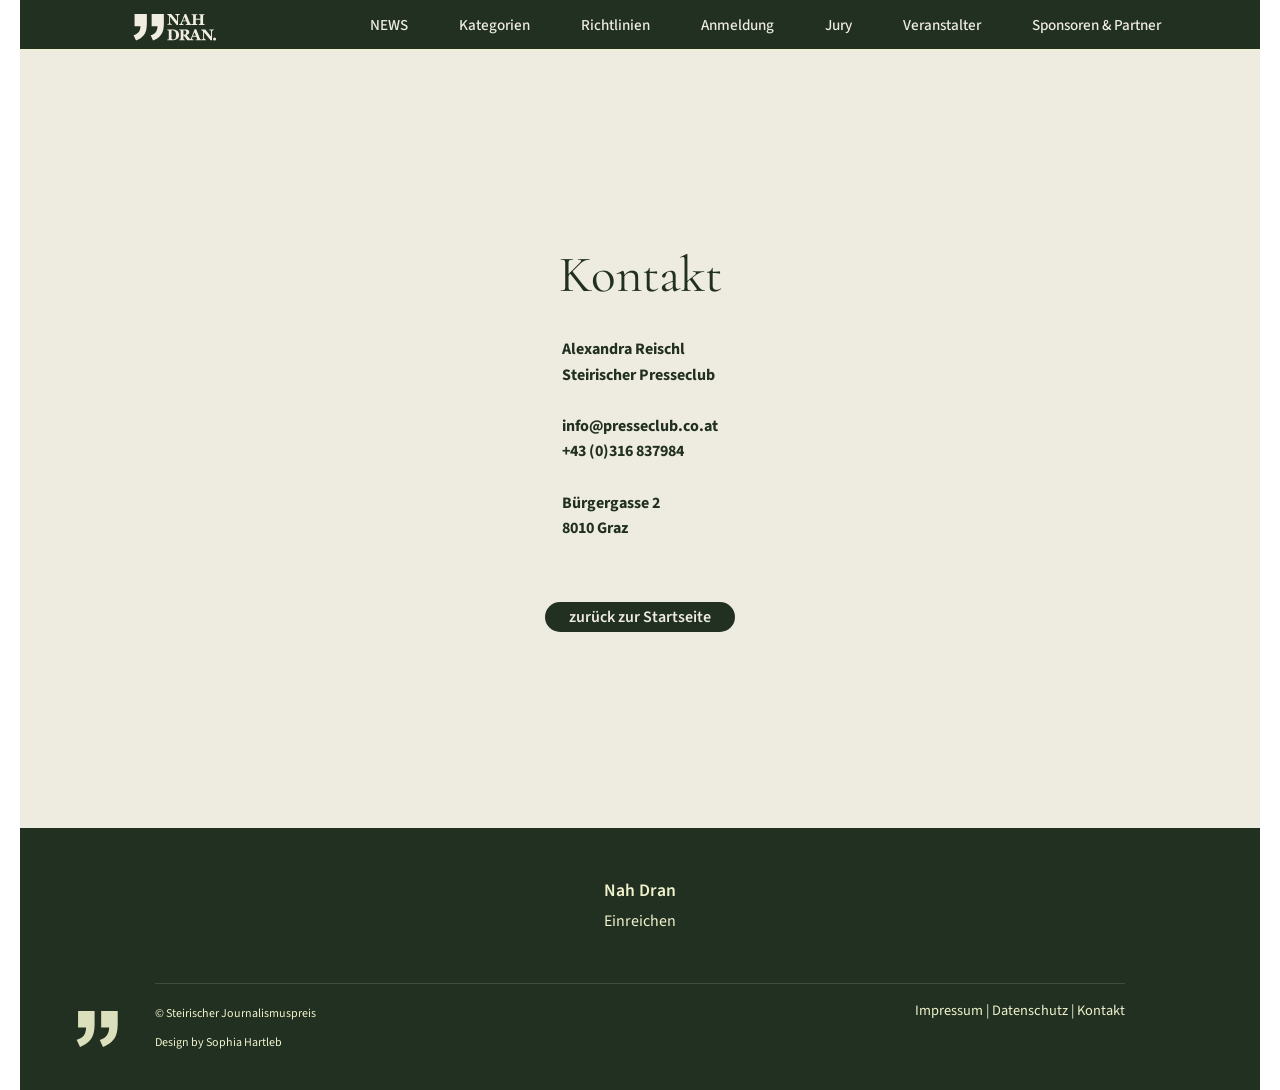
<file: kontakt.html>
<!DOCTYPE html>
<html lang="de">
<head>
  <meta charset="UTF-8">
  <meta name="viewport" content="width=device-width, initial-scale=1.0">
  <meta name="description" content="Nah dran – Steirischer Preis für Lokaljournalismus 2026">
  <title>Nah dran – Steirischer Preis für Lokaljournalismus</title>
  <link rel="preconnect" href="https://fonts.googleapis.com">
  <link rel="preconnect" href="https://fonts.gstatic.com" crossorigin>
  <link href="https://fonts.googleapis.com/css2?family=Cormorant+Garamond:wght@400;500&family=Source+Sans+3:wght@400;500;600;700&display=swap" rel="stylesheet">
  <link rel="stylesheet" href="style.css">
</head>
<body>

  <div class="page">

    <!-- Header 73:320 -->
    <header class="header">
      <a href="./index.html" aria-label="Nah dran Startseite">
        <img class="logo-wordmark logo-wordmark--header" src="bilder/nahdran-logo-hell.svg" alt="Nah dran" />
      </a>
      <nav aria-label="Hauptnavigation">
        <ul class="header__nav">
          <li><a href="./news.html">NEWS</a></li>
          <li><a href="./index.html#kategorien">Kategorien</a></li>
          <li><a href="./index.html#richtlinien">Richtlinien</a></li>
          <li><a href="./index.html#anmeldung">Anmeldung</a></li>
          <li><a href="./index.html#jury">Jury</a></li>
          <li><a href="./index.html#veranstalter">Veranstalter</a></li>
          <li><a href="./index.html#sponsoren">Sponsoren &amp; Partner</a></li>
        </ul>
      </nav>
    </header>

    <main>

      <!-- Hero 73:338 -->
      <section class="section-impressum" id="start">
        <div class="impressum__content">
          <div class="impressum__text-block">
            <h1 class="heading-lg">Kontakt<h1>
            <p class="text-body">
              Alexandra Reischl<br><a href="https://presseclub.co.at/" target="_blank" rel="noopener noreferrer">Steirischer Presseclub</a><br>
             <br><a href="mailto:info@presseclub.co.at">info@presseclub.co.at</a>
             <br>+43 (0)316 837984
             <br>
             <br>Bürgergasse 2
             <br>8010 Graz           
            </p>
          </div>
          <a class="btn btn--forest btn--center" href="./index.html">zurück zur Startseite</a>
        </div>
      </section>

      

    </main>

    <!-- Footer 73:417 -->
    <footer class="footer">
      <nav aria-label="Footer-Navigation">
        <ul class="footer__nav">
          <li><a href="./index.html#home"><span class="footer__brand">Nah Dran</span></a></li>
          <!-- <li><a href="#">Pressebereich</a></li> -->
          <li><a href="./index.html#einreichung">Einreichen</a></li>
        </ul>
      </nav>

      <div class="footer__bottom">
        <p class="footer__copyright">© Steirischer Journalismuspreis<br>Design by Sophia Hartleb</p>
        <div class="footer__social">
          <!--
          <a href="#" aria-label="Instagram">
            <svg width="25" height="25" viewBox="0 0 24 24" fill="currentColor" aria-hidden="true">
              <rect x="2" y="2" width="20" height="20" rx="5" fill="none" stroke="currentColor" stroke-width="2"/>
              <circle cx="12" cy="12" r="4" fill="none" stroke="currentColor" stroke-width="2"/>
              <circle cx="17.5" cy="6.5" r="1.2"/>
            </svg>
          </a>
          <a href="#" aria-label="LinkedIn">
            <svg width="25" height="24" viewBox="0 0 24 24" fill="currentColor" aria-hidden="true">
              <path d="M4 4h4v16H4V4zm6 0h4v2.2c.8-1.4 2.4-2.4 4.6-2.4 4.2 0 5.4 2.8 5.4 6.4V20h-4v-5.6c0-1.3 0-3-1.8-3s-2.1 1.4-2.1 2.9V20h-4V4z"/>
            </svg>
          </a>
          -->
        </div>
        <p class="footer__legal">
          <a href="./impressum.html">Impressum</a> | <a href="./datenschutz.html">Datenschutz</a> | <a href="./kontakt.html">Kontakt</a>
        </p>
      </div>

      <div class="footer__mark" aria-hidden="true">
        <img src="bilder/zeichen-1-gelb.svg" alt="" />
      </div>
    </footer>
  </div>

</body>
</html>
</file>
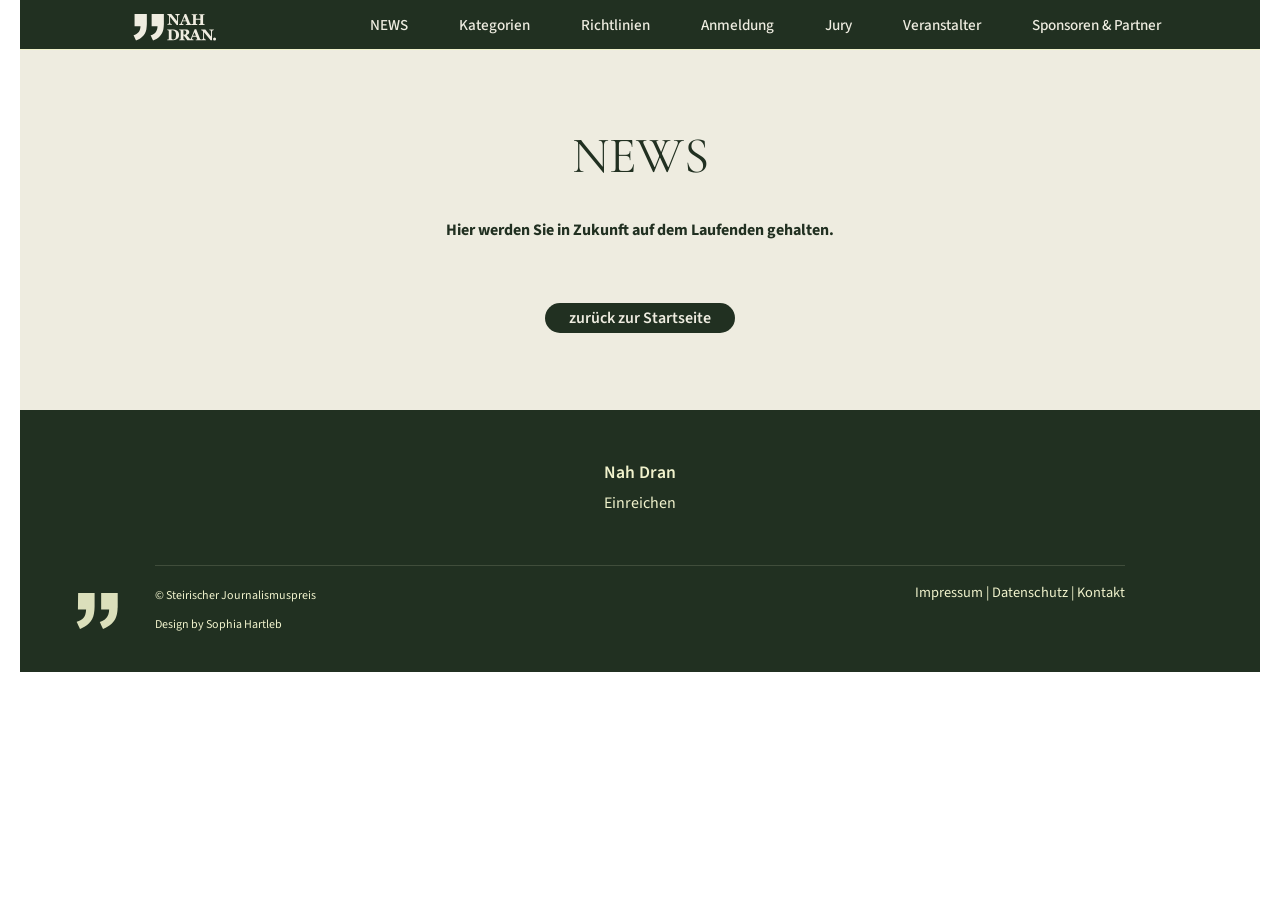
<file: news.html>
<!DOCTYPE html>
<html lang="de">
<head>
  <meta charset="UTF-8">
  <meta name="viewport" content="width=device-width, initial-scale=1.0">
  <meta name="description" content="Nah dran – Steirischer Preis für Lokaljournalismus 2026">
  <title>Nah dran – Steirischer Preis für Lokaljournalismus</title>
  <link rel="preconnect" href="https://fonts.googleapis.com">
  <link rel="preconnect" href="https://fonts.gstatic.com" crossorigin>
  <link href="https://fonts.googleapis.com/css2?family=Cormorant+Garamond:wght@400;500&family=Source+Sans+3:wght@400;500;600;700&display=swap" rel="stylesheet">
  <link rel="stylesheet" href="style_sub.css">
</head>
<body>

  <div class="page">

    <!-- Header 73:320 -->
    <header class="header">
      <a href="./index.html" aria-label="Nah dran Startseite">
        <img class="logo-wordmark logo-wordmark--header" src="bilder/nahdran-logo-hell.svg" alt="Nah dran" />
      </a>
      <nav aria-label="Hauptnavigation">
        <ul class="header__nav">
          <li><a href="./news.html">NEWS</a></li>
          <li><a href="./index.html#kategorien">Kategorien</a></li>
          <li><a href="./index.html#richtlinien">Richtlinien</a></li>
          <li><a href="./index.html#anmeldung">Anmeldung</a></li>
          <li><a href="./index.html#jury">Jury</a></li>
          <li><a href="./index.html#veranstalter">Veranstalter</a></li>
          <li><a href="./index.html#sponsoren">Sponsoren &amp; Partner</a></li>
        </ul>
      </nav>
    </header>

    <main>

      <!-- Hero 73:338 -->
      <section class="section-impressum" id="start">
        <div class="impressum__content">
          <div class="impressum__text-block">
            <h1 class="heading-lg">NEWS<h1>
            <p class="text-body text-body--center">
              Hier werden Sie in Zukunft auf dem Laufenden gehalten.
            </p>
          </div>
          <a class="btn btn--forest btn--center" href="./index.html">zurück zur Startseite</a>
        </div>
      </section>
      
      <!-- 1.Nachricht -->

      <!-- 
      <section class="section-jury" id="nahdran">
        <div class="section-jury__visual">
          <img class="section-jury__logo" src="bilder/nahdran-logo-gelb.svg" alt="NahDran Logo Frühling" />
        </div>
        <div class="section-jury__content text-on-dark">
          <h2 class="heading-section">Vorstellung des steirischen Preises für Lokaljournalismus <span style="white-space: nowrap;">"NAH DRAN."</span></h2>
          <p class="text-body">
            Am 8.Juni wurde im Rahmen des Steirischen Presseclubs die erste Pressekonferenz zum steirischen Preis für Lokaljournalismus <span style="white-space: nowrap;">„NAH DRAN.“</span> abgehalten.
          </p>
          <a class="btn btn--lime btn--center" href="#home">zurück</a>
        </div>
      </section>
      -->


      <!-- 2.Nachricht -->
       
       <!--
      <section class="section-split section-split--lime" id="einreichung">
        <div class="section-split__content">
          <div class="section-split__text">
            <h2 class="heading-section">2.Mitteilung</h2>
            <p class="text-body">
              Hier wird die 2.Nachricht stehen.            
            </p>
          </div>
          <a class="btn btn--forest btn--center" href="https://jpr-umfragen.at/index.php/234223?lang=de" target="_blank">Zur Einreichung</a>
        </div>
        <div class="section-split__visual" aria-hidden="true">
          <img class="pattern-fuellfeder" src="bilder/fuellfeder.svg" alt="" />
        </div>
      </section>
    -->

    </main>

    <!-- Footer 73:417 -->
    <footer class="footer">
      <nav aria-label="Footer-Navigation">
        <ul class="footer__nav">
          <li><a href="./index.html#home"><span class="footer__brand">Nah Dran</span></a></li>
          <!-- <li><a href="#">Pressebereich</a></li> -->
          <li><a href="./index.html#einreichung">Einreichen</a></li>
        </ul>
      </nav>

      <div class="footer__bottom">
        <p class="footer__copyright">© Steirischer Journalismuspreis<br>Design by Sophia Hartleb</p>
        <div class="footer__social">
          <!--
          <a href="#" aria-label="Instagram">
            <svg width="25" height="25" viewBox="0 0 24 24" fill="currentColor" aria-hidden="true">
              <rect x="2" y="2" width="20" height="20" rx="5" fill="none" stroke="currentColor" stroke-width="2"/>
              <circle cx="12" cy="12" r="4" fill="none" stroke="currentColor" stroke-width="2"/>
              <circle cx="17.5" cy="6.5" r="1.2"/>
            </svg>
          </a>
          <a href="#" aria-label="LinkedIn">
            <svg width="25" height="24" viewBox="0 0 24 24" fill="currentColor" aria-hidden="true">
              <path d="M4 4h4v16H4V4zm6 0h4v2.2c.8-1.4 2.4-2.4 4.6-2.4 4.2 0 5.4 2.8 5.4 6.4V20h-4v-5.6c0-1.3 0-3-1.8-3s-2.1 1.4-2.1 2.9V20h-4V4z"/>
            </svg>
          </a>
          -->
        </div>
        <p class="footer__legal">
          <a href="./impressum.html">Impressum</a> | <a href="./datenschutz.html">Datenschutz</a> | <a href="./kontakt.html">Kontakt</a>
        </p>
      </div>

      <div class="footer__mark" aria-hidden="true">
        <img src="bilder/zeichen-1-gelb.svg" alt="" />
      </div>
    </footer>
  </div>

</body>
</html>
</file>
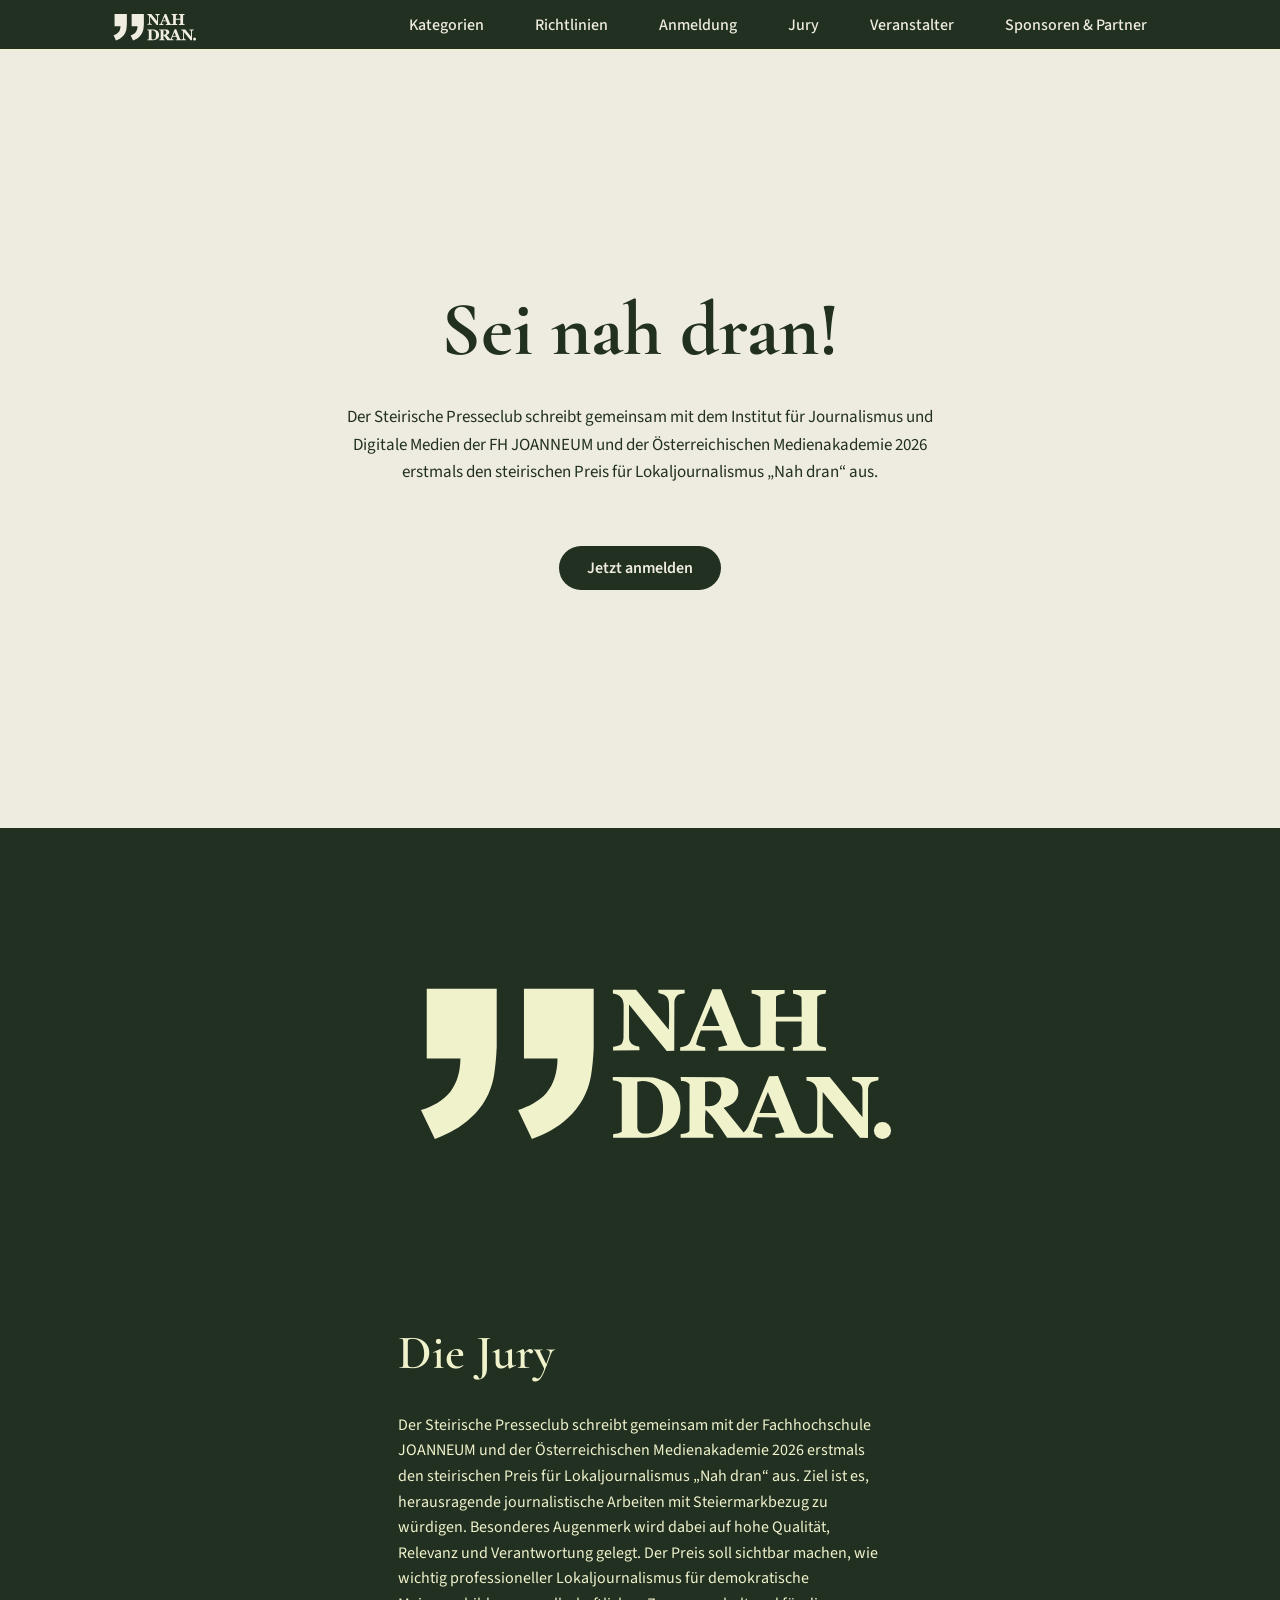
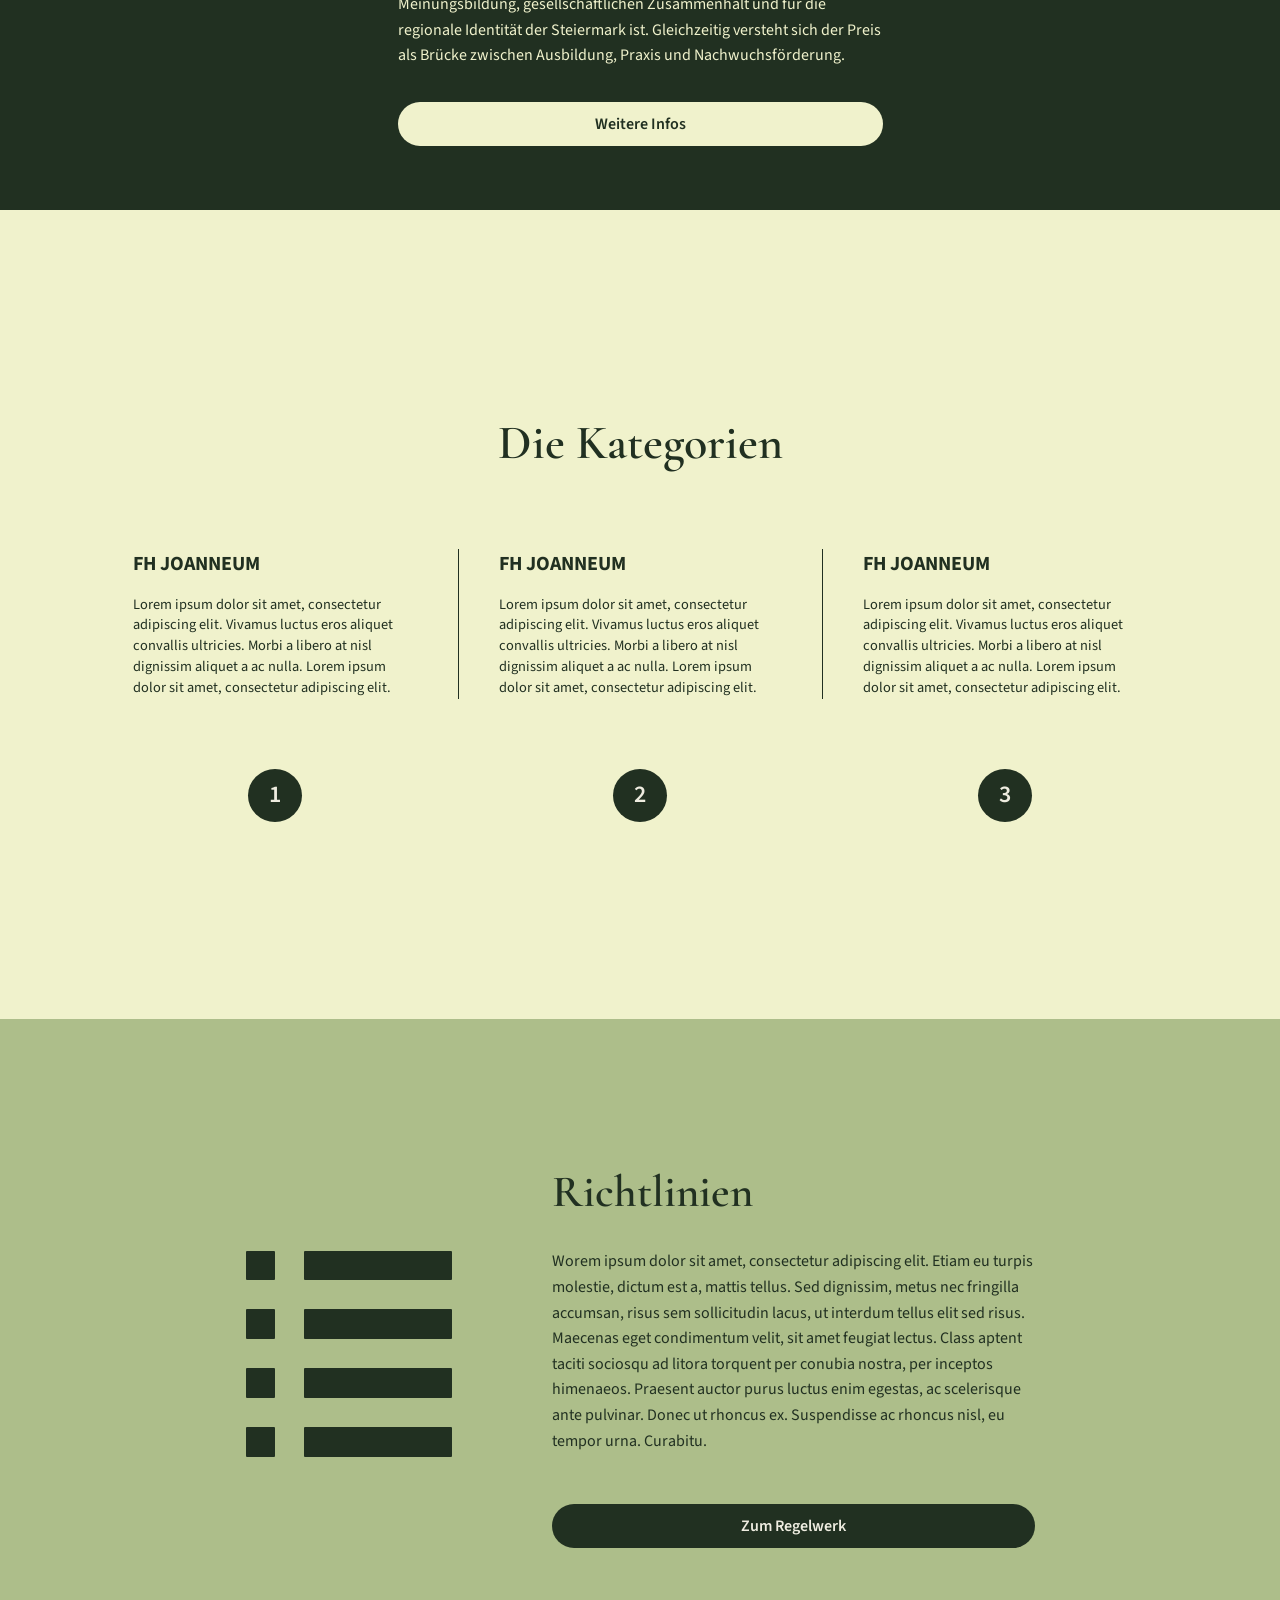
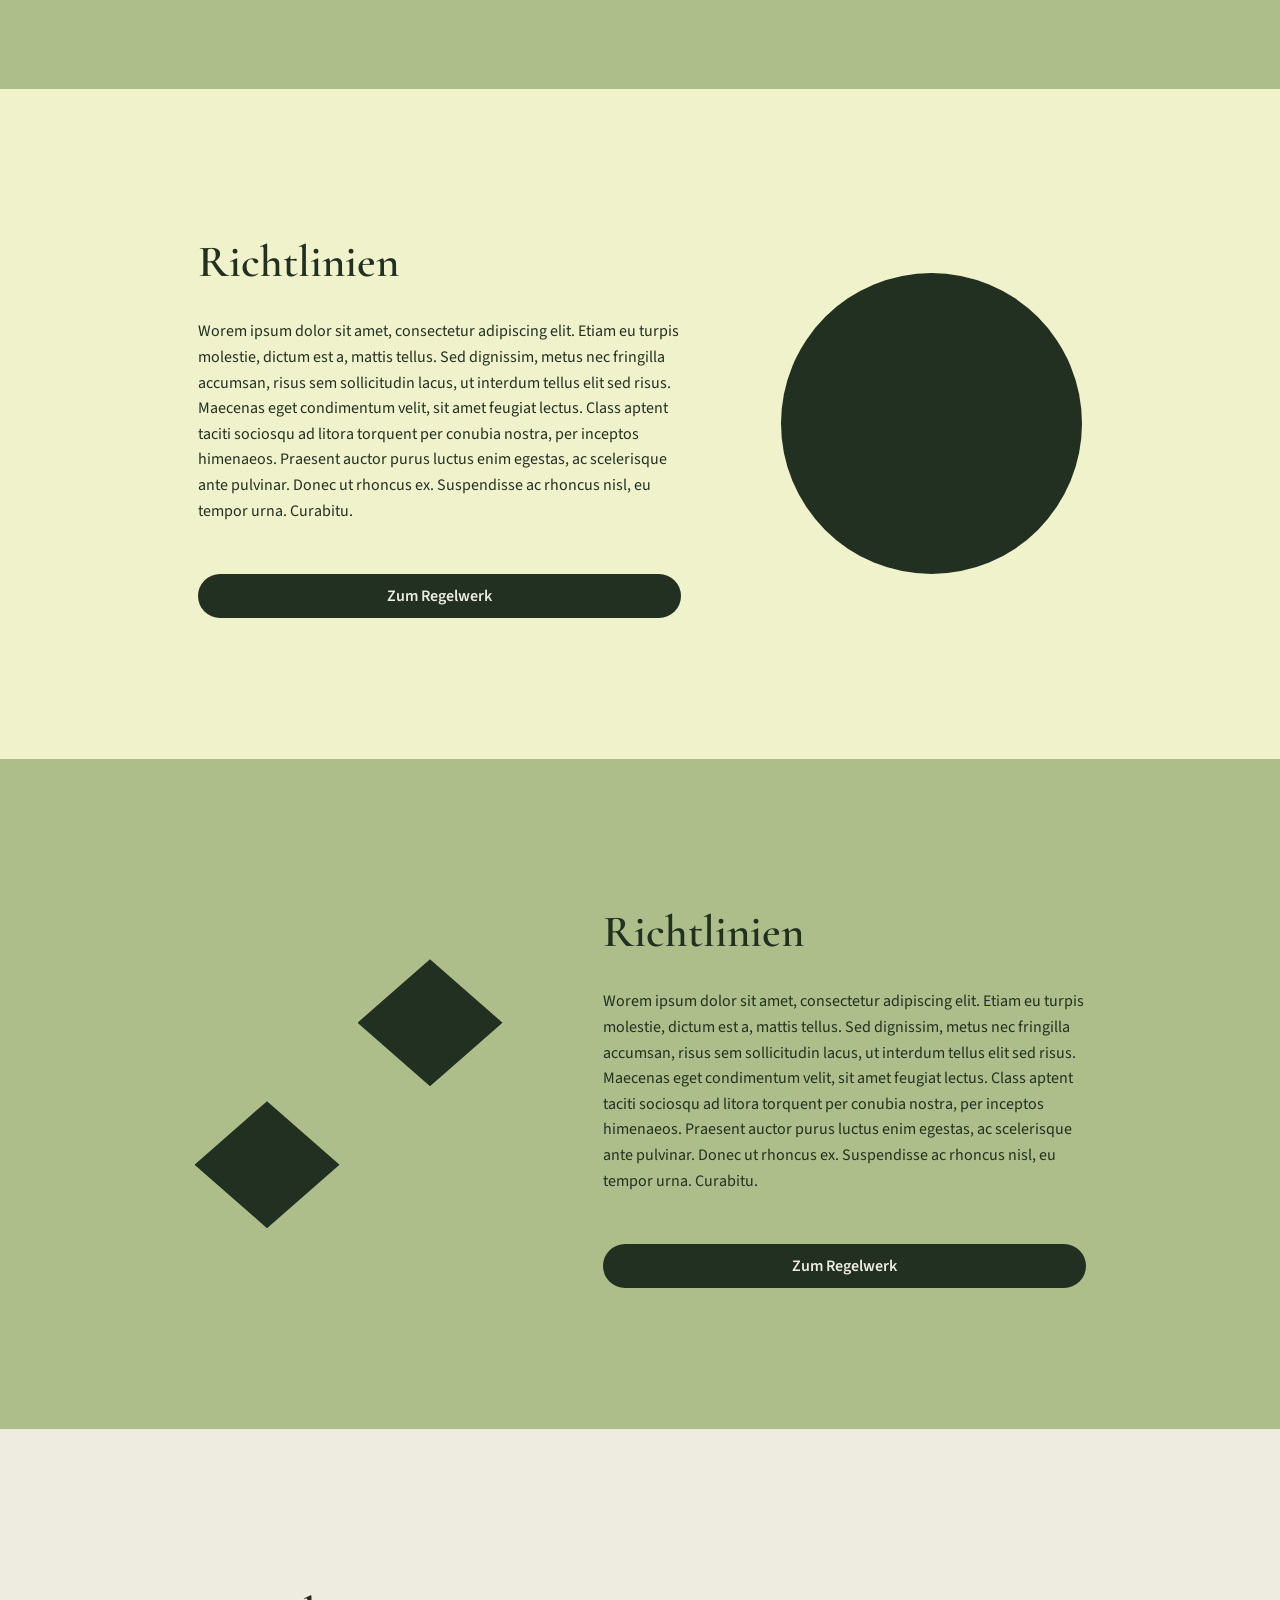
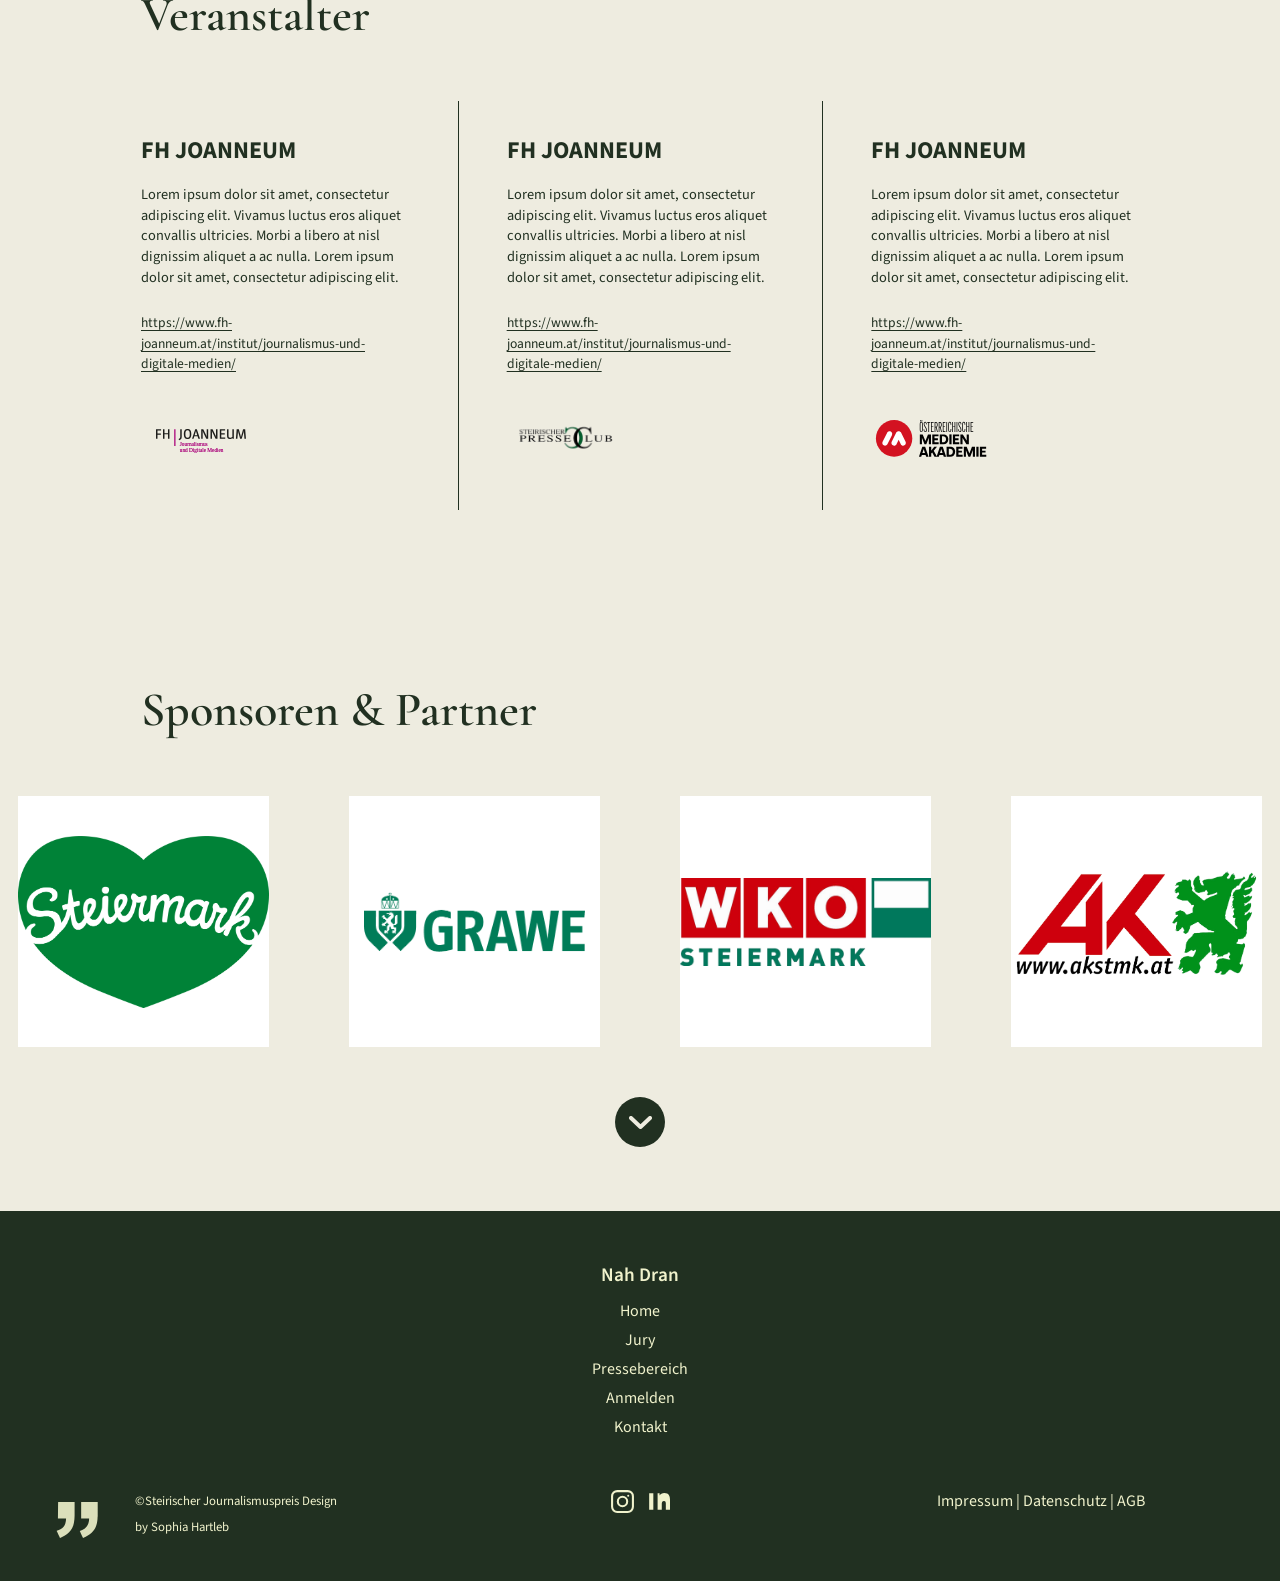
<file: test.html>
<!DOCTYPE html>
<html lang="de">
<head>
  <meta charset="UTF-8">
  <meta name="viewport" content="width=device-width, initial-scale=1.0">
  <title>Landingpage – Figma 73:319</title>
  <link rel="preconnect" href="https://fonts.googleapis.com">
  <link rel="preconnect" href="https://fonts.gstatic.com" crossorigin>
  <link href="https://fonts.googleapis.com/css2?family=Cormorant+Garamond:wght@400;500;600;700&family=Source+Sans+3:wght@400;500;600;700&display=swap" rel="stylesheet">
  <style>
    
    /* —— Design Tokens aus Figma 73:319 —— */
    :root {
      --cream: #eeece0;   /* VariableID 20:66 */
      --forest: #213021;  /* VariableID 20:69 */
      --lime: #f0f2cc;    /* VariableID 20:67 */
      --sage: #adbe8a;    /* VariableID 20:68 */
      --white: #ffffff;
      --black: #000000;
      --frame-w: 1440px;
      --radius-pill: 100px;
      --font-sans: "Source Sans 3", "Helvetica Neue", Arial, sans-serif;
      --font-display: "Cormorant Garamond", Georgia, serif;
    }

    *, *::before, *::after {
      box-sizing: border-box;
      margin: 0;
      padding: 0;
    }

    html { scroll-behavior: smooth; }

    body {
      font-family: var(--font-sans);
      color: var(--forest);
      line-height: 1.5;
      background: #d9d9d9;
    }

    img { display: block; max-width: 100%; height: auto; }
    a { color: inherit; text-decoration: none; }

    /* —— Landingpage Frame (vertical auto-layout) —— */
    .landingpage {
      width: var(--frame-w);
      max-width: 100%;
      margin: 0 auto;
      background: var(--cream);
      display: flex;
      flex-direction: column;
    }

    /* —— Header (1440×50, horizontal, itemSpacing 193) —— */
    .header {
      height: 50px;
      background: var(--forest);
      border-bottom: 1px solid var(--lime);
      display: flex;
      align-items: center;
      gap: 193px;
      padding: 0 99px;
    }

    .header__logo {
      width: 117px;
      height: 50px;
      object-fit: contain;
      object-position: left center;
      flex-shrink: 0;
    }

    .header__menu {
      display: flex;
      align-items: center;
      gap: 51px;
    }

    .header__menu a {
      color: var(--cream);
      font-size: 1rem;
      font-weight: 500;
      white-space: nowrap;
    }

    .header__menu a:hover { color: var(--lime); }

    /* —— Hero Page (1440×778) —— */
    .hero {
      min-height: 778px;
      background: var(--cream);
      display: flex;
      align-items: center;
      justify-content: center;
      padding: 4rem 2rem;
    }

    .hero__frame {
      width: 886px;
      max-width: 100%;
      display: flex;
      flex-direction: column;
      align-items: center;
      gap: 60px;
    }

    .hero__textblock {
      display: flex;
      flex-direction: column;
      align-items: center;
      gap: 32px;
    }

    .hero__title {
      font-family: var(--font-display);
      font-size: clamp(3rem, 6vw, 5.5rem);
      font-weight: 700;
      line-height: 1.1;
      text-align: center;
      color: var(--forest);
    }

    .hero__lead {
      max-width: 604px;
      text-align: center;
      font-size: 1.0625rem;
      line-height: 1.6;
      color: var(--forest);
    }

    /* —— Buttons (cornerRadius 100) —— */
    .btn {
      display: inline-flex;
      align-items: center;
      justify-content: center;
      min-height: 44px;
      padding: 0 28px;
      border: none;
      border-radius: var(--radius-pill);
      font-family: var(--font-sans);
      font-size: 1rem;
      font-weight: 600;
      cursor: pointer;
      transition: transform .2s ease, opacity .2s ease;
    }

    .btn:hover { transform: translateY(-1px); opacity: .92; }
    .btn--forest { background: var(--forest); color: var(--cream); }
    .btn--lime   { background: var(--lime);   color: var(--forest); }

    /* —— Sektion „Die Jury“ (1440×766, forest) —— */
    .jury-intro {
      min-height: 766px;
      background: var(--forest);
      display: flex;
      align-items: center;
      justify-content: center;
      gap: 116px;
      padding: 4rem 93px;
      flex-wrap: wrap;
    }

    .jury-intro__image {
      flex: 0 1 604px;
      max-width: 604px;
    }

    .jury-intro__image img {
      width: 100%;
      aspect-ratio: 604 / 319;
      object-fit: contain;
    }

    .jury-intro__content {
      flex: 0 1 485px;
      display: flex;
      flex-direction: column;
      gap: 33px;
      color: var(--lime);
    }

    .jury-intro__title {
      font-family: var(--font-display);
      font-size: clamp(2rem, 4vw, 3rem);
      font-weight: 600;
      line-height: 1.1;
    }

    .jury-intro__text {
      font-size: 1rem;
      line-height: 1.6;
    }

    /* —— Sektion „Die Kategorien“ (1440×809, lime) —— */
    .categories {
      min-height: 809px;
      background: var(--lime);
      display: flex;
      flex-direction: column;
      justify-content: center;
      gap: 70px;
      padding: 5rem 93px;
    }

    .categories__title {
      font-family: var(--font-display);
      font-size: clamp(2rem, 4vw, 3rem);
      font-weight: 600;
      text-align: center;
      color: var(--forest);
    }

    .categories__grid {
      max-width: 1150px;
      margin: 0 auto;
      width: 100%;
      display: grid;
      grid-template-columns: repeat(3, 1fr);
    }

    .category {
      padding: 0 40px;
      display: flex;
      flex-direction: column;
      gap: 16px;
    }

    .category + .category { border-left: 1px solid var(--forest); }

    .category h3 {
      font-size: 1.25rem;
      font-weight: 700;
      color: var(--forest);
    }

    .category p {
      font-size: .9rem;
      line-height: 1.45;
      color: var(--forest);
    }

    .categories__badges {
      max-width: 1150px;
      margin: 0 auto;
      width: 100%;
      display: grid;
      grid-template-columns: repeat(3, 1fr);
      justify-items: center;
    }

    .badge {
      width: 54px;
      height: 53px;
      border-radius: 50%;
      background: var(--forest);
      color: var(--cream);
      font-size: 1.5rem;
      font-weight: 600;
      display: flex;
      align-items: center;
      justify-content: center;
    }

    /* —— Split-Sektionen (1440×670) —— */
    .split {
      min-height: 670px;
      display: flex;
      align-items: center;
      justify-content: center;
      gap: 100px;
      padding: 4rem 93px;
      flex-wrap: wrap;
    }

    .split--sage { background: var(--sage); }
    .split--lime { background: var(--lime); }

    .split__visual { flex: 0 0 auto; }

    .split__content {
      flex: 0 1 483px;
      display: flex;
      flex-direction: column;
      gap: 50px;
    }

    .split__textblock {
      display: flex;
      flex-direction: column;
      gap: 23px;
    }

    .split__title {
      font-family: var(--font-display);
      font-size: clamp(2rem, 4vw, 2.8rem);
      font-weight: 600;
      color: var(--forest);
    }

    .split__text {
      font-size: 1rem;
      line-height: 1.6;
      color: var(--forest);
    }

    /* Dekorative Grafiken */
    .pattern-grid {
      width: 206px;
      height: 206px;
      display: grid;
      grid-template-columns: repeat(4, 1fr);
      grid-template-rows: repeat(4, 1fr);
      gap: 29px;
    }
    .pattern-grid span { background: var(--forest); border-radius: 1px; }
    .pattern-grid span.wide { grid-column: span 3; }

    .pattern-single {
      width: 301px;
      height: 301px;
      border-radius: 50%;
      background: var(--forest);
    }

    .pattern-diamonds {
      width: 308px;
      height: 269px;
      position: relative;
    }
    .pattern-diamonds span {
      position: absolute;
      width: 145px;
      height: 127px;
      background: var(--forest);
      clip-path: polygon(50% 0, 100% 50%, 50% 100%, 0 50%);
    }
    .pattern-diamonds span:first-child { left: 0; bottom: 0; }
    .pattern-diamonds span:last-child { right: 0; top: 0; }

    /* —— Veranstalter (1440×683, cream) —— */
    .organizers {
      min-height: 683px;
      background: var(--cream);
      display: flex;
      flex-direction: column;
      gap: 50px;
      padding: 150px 93px 4rem;
    }

    .organizers__title {
      font-family: var(--font-display);
      font-size: clamp(2rem, 4vw, 3rem);
      font-weight: 600;
      color: var(--forest);
      padding-left: 48px;
    }

    .organizers__grid {
      display: grid;
      grid-template-columns: repeat(3, 1fr);
    }

    .organizer {
      padding: 32px 48px;
      display: flex;
      flex-direction: column;
      gap: 24px;
    }

    .organizer + .organizer { border-left: 1px solid var(--forest); }

    .organizer h3 {
      font-size: 1.5rem;
      font-weight: 700;
      color: var(--forest);
      margin-bottom: 16px;
    }

    .organizer p {
      font-size: .9rem;
      line-height: 1.45;
      color: var(--forest);
    }

    .organizer__link {
      font-size: .85rem;
      text-decoration: underline;
      text-underline-offset: 3px;
      word-break: break-word;
    }

    .organizer__logo {
      width: 120px;
      height: 80px;
      object-fit: contain;
      object-position: left center;
    }

    /* —— Sponsoren (1440×596, cream) —— */
    .sponsors {
      min-height: 596px;
      background: var(--cream);
      display: flex;
      flex-direction: column;
      gap: 50px;
      padding: 100px 93px 4rem;
      align-items: center;
    }

    .sponsors__title {
      width: 100%;
      font-family: var(--font-display);
      font-size: clamp(2rem, 4vw, 3rem);
      font-weight: 600;
      color: var(--forest);
      padding-left: 48px;
    }

    .sponsors__grid {
      display: grid;
      grid-template-columns: repeat(4, 251px);
      gap: 80px;
      justify-content: center;
    }

    .sponsors__grid img {
      width: 251px;
      height: 251px;
      object-fit: contain;
      background: var(--white);
    }

    .sponsors__arrow {
      width: 50px;
      height: 50px;
      border-radius: 50%;
      background: var(--forest);
      border: none;
      cursor: pointer;
      display: flex;
      align-items: center;
      justify-content: center;
    }

    .sponsors__arrow svg { width: 23px; height: 13px; }

    /* —— Footer (1440×370, forest) —— */
    .footer {
      min-height: 370px;
      background: var(--forest);
      display: flex;
      flex-direction: column;
      align-items: center;
      gap: 50px;
      padding: 50px 135px 2rem;
      position: relative;
    }

    .footer__explore {
      display: flex;
      flex-direction: column;
      align-items: center;
      gap: 5px;
      color: var(--lime);
    }

    .footer__brand {
      font-size: 1.2rem;
      font-weight: 600;
      margin-bottom: .25rem;
    }

    .footer__explore a {
      color: var(--lime);
      font-size: 1rem;
    }

    .footer__explore a:hover { text-decoration: underline; }

    .footer__bottom {
      width: 100%;
      max-width: 1170px;
      display: flex;
      align-items: flex-start;
      justify-content: space-between;
      gap: 2rem;
      flex-wrap: wrap;
    }

    .footer__copyright {
      font-size: .8rem;
      color: var(--lime);
      max-width: 207px;
      line-height: 2;
    }

    .footer__social {
      display: flex;
      align-items: center;
      gap: 10px;
      color: var(--lime);
    }

    .footer__social svg { width: 25px; height: 25px; }

    .footer__legal {
      font-size: 1rem;
      color: var(--lime);
    }

    .footer__legal a:hover { text-decoration: underline; }

    .footer__mark {
      position: absolute;
      left: 52px;
      bottom: 2.5rem;
      width: 51px;
      height: 44px;
      opacity: .9;
    }

    .footer__mark img { width: 100%; height: 100%; object-fit: contain; }

    /* —— Responsive —— */
    @media (max-width: 1200px) {
      .categories__grid,
      .categories__badges,
      .organizers__grid { grid-template-columns: 1fr; }
      .category + .category,
      .organizer + .organizer { border-left: none; }
      .categories__badges { display: none; }
      .sponsors__grid { grid-template-columns: repeat(2, 1fr); }
    }

    @media (max-width: 900px) {
      .header { height: auto; flex-wrap: wrap; gap: 1.5rem; padding: .5rem 1.5rem; }
      .header__menu { gap: 1.25rem; flex-wrap: wrap; justify-content: center; width: 100%; }
      .sponsors__grid { grid-template-columns: 1fr; }
    }

    @media (max-width: 600px) {
      .jury-intro, .split, .categories, .organizers, .sponsors { padding-left: 1.5rem; padding-right: 1.5rem; }
      .footer { padding: 2rem 1.5rem; }
      .footer__bottom { flex-direction: column; align-items: center; text-align: center; }
      .footer__mark { display: none; }
    }
  </style>
</head>
<body>

  <div class="landingpage">

    <!-- Header 73:320 -->
    <header class="header">
      <a href="#" aria-label="Nah dran Startseite">
        <img class="header__logo" src="bilder/nahdran-logo-hell.svg" alt="Nah dran Logo">
      </a>
      <nav class="header__menu" aria-label="Hauptnavigation">
        <a href="#kategorien">Kategorien</a>
        <a href="#richtlinien">Richtlinien</a>
        <a href="#anmeldung">Anmeldung</a>
        <a href="#jury">Jury</a>
        <a href="#veranstalter">Veranstalter</a>
        <a href="#sponsoren">Sponsoren &amp; Partner</a>
      </nav>
    </header>

    <!-- Hero Page 73:338 -->
    <section class="hero" id="start">
      <div class="hero__frame">
        <div class="hero__textblock">
          <h1 class="hero__title">Sei nah dran!</h1>
          <p class="hero__lead">
            Der Steirische Presseclub schreibt gemeinsam mit dem Institut für Journalismus und Digitale Medien der FH JOANNEUM und der Österreichischen Medienakademie 2026 erstmals den steirischen Preis für Lokaljournalismus „Nah dran“ aus.
          </p>
        </div>
        <a class="btn btn--forest" href="#anmeldung">Jetzt anmelden</a>
      </div>
    </section>

    <!-- Die Jury 73:345 -->
    <section class="jury-intro" id="jury">
      <div class="jury-intro__image">
        <img src="bilder/nahdran-logo-gelb.svg" alt="NahDran Logo Frühlingsknospen">
      </div>
      <div class="jury-intro__content">
        <h2 class="jury-intro__title">Die Jury</h2>
        <p class="jury-intro__text">
          Der Steirische Presseclub schreibt gemeinsam mit der Fachhochschule JOANNEUM und der Österreichischen Medienakademie 2026 erstmals den steirischen Preis für Lokaljournalismus „Nah dran“ aus. Ziel ist es, herausragende journalistische Arbeiten mit Steiermarkbezug zu würdigen. Besonderes Augenmerk wird dabei auf hohe Qualität, Relevanz und Verantwortung gelegt. Der Preis soll sichtbar machen, wie wichtig professioneller Lokaljournalismus für demokratische Meinungsbildung, gesellschaftlichen Zusammenhalt und für die regionale Identität der Steiermark ist. Gleichzeitig versteht sich der Preis als Brücke zwischen Ausbildung, Praxis und Nachwuchsförderung.
        </p>
        <a class="btn btn--lime" href="#">Weitere Infos</a>
      </div>
    </section>

    <!-- Die Kategorien 73:362 -->
    <section class="categories" id="kategorien">
      <h2 class="categories__title">Die Kategorien</h2>
      <div class="categories__grid">
        <article class="category">
          <h3>FH JOANNEUM</h3>
          <p>Lorem ipsum dolor sit amet, consectetur adipiscing elit. Vivamus luctus eros aliquet convallis ultricies. Morbi a libero at nisl dignissim aliquet a ac nulla. Lorem ipsum dolor sit amet, consectetur adipiscing elit.</p>
        </article>
        <article class="category">
          <h3>FH JOANNEUM</h3>
          <p>Lorem ipsum dolor sit amet, consectetur adipiscing elit. Vivamus luctus eros aliquet convallis ultricies. Morbi a libero at nisl dignissim aliquet a ac nulla. Lorem ipsum dolor sit amet, consectetur adipiscing elit.</p>
        </article>
        <article class="category">
          <h3>FH JOANNEUM</h3>
          <p>Lorem ipsum dolor sit amet, consectetur adipiscing elit. Vivamus luctus eros aliquet convallis ultricies. Morbi a libero at nisl dignissim aliquet a ac nulla. Lorem ipsum dolor sit amet, consectetur adipiscing elit.</p>
        </article>
      </div>
      <div class="categories__badges">
        <span class="badge">1</span>
        <span class="badge">2</span>
        <span class="badge">3</span>
      </div>
    </section>

    <!-- Richtlinien 73:378 -->
    <section class="split split--sage" id="richtlinien">
      <div class="split__visual" aria-hidden="true">
        <div class="pattern-grid">
          <span></span><span class="wide"></span>
          <span></span><span class="wide"></span>
          <span></span><span class="wide"></span>
          <span></span><span class="wide"></span>
        </div>
      </div>
      <div class="split__content">
        <div class="split__textblock">
          <h2 class="split__title">Richtlinien</h2>
          <p class="split__text">
            Worem ipsum dolor sit amet, consectetur adipiscing elit. Etiam eu turpis molestie, dictum est a, mattis tellus. Sed dignissim, metus nec fringilla accumsan, risus sem sollicitudin lacus, ut interdum tellus elit sed risus. Maecenas eget condimentum velit, sit amet feugiat lectus. Class aptent taciti sociosqu ad litora torquent per conubia nostra, per inceptos himenaeos. Praesent auctor purus luctus enim egestas, ac scelerisque ante pulvinar. Donec ut rhoncus ex. Suspendisse ac rhoncus nisl, eu tempor urna. Curabitu.
          </p>
        </div>
        <a class="btn btn--forest" href="#">Zum Regelwerk</a>
      </div>
    </section>

    <!-- Anmeldung 73:389 -->
    <section class="split split--lime" id="anmeldung">
      <div class="split__content">
        <div class="split__textblock">
          <h2 class="split__title">Richtlinien</h2>
          <p class="split__text">
            Worem ipsum dolor sit amet, consectetur adipiscing elit. Etiam eu turpis molestie, dictum est a, mattis tellus. Sed dignissim, metus nec fringilla accumsan, risus sem sollicitudin lacus, ut interdum tellus elit sed risus. Maecenas eget condimentum velit, sit amet feugiat lectus. Class aptent taciti sociosqu ad litora torquent per conubia nostra, per inceptos himenaeos. Praesent auctor purus luctus enim egestas, ac scelerisque ante pulvinar. Donec ut rhoncus ex. Suspendisse ac rhoncus nisl, eu tempor urna. Curabitu.
          </p>
        </div>
        <a class="btn btn--forest" href="#">Zum Regelwerk</a>
      </div>
      <div class="split__visual" aria-hidden="true">
        <div class="pattern-single"></div>
      </div>
    </section>

    <!-- Richtlinien (2) 73:393 -->
    <section class="split split--sage">
      <div class="split__visual" aria-hidden="true">
        <div class="pattern-diamonds"><span></span><span></span></div>
      </div>
      <div class="split__content">
        <div class="split__textblock">
          <h2 class="split__title">Richtlinien</h2>
          <p class="split__text">
            Worem ipsum dolor sit amet, consectetur adipiscing elit. Etiam eu turpis molestie, dictum est a, mattis tellus. Sed dignissim, metus nec fringilla accumsan, risus sem sollicitudin lacus, ut interdum tellus elit sed risus. Maecenas eget condimentum velit, sit amet feugiat lectus. Class aptent taciti sociosqu ad litora torquent per conubia nostra, per inceptos himenaeos. Praesent auctor purus luctus enim egestas, ac scelerisque ante pulvinar. Donec ut rhoncus ex. Suspendisse ac rhoncus nisl, eu tempor urna. Curabitu.
          </p>
        </div>
        <a class="btn btn--forest" href="#">Zum Regelwerk</a>
      </div>
    </section>

    <!-- Veranstalter 73:398 -->
    <section class="organizers" id="veranstalter">
      <h2 class="organizers__title">Veranstalter</h2>
      <div class="organizers__grid">
        <article class="organizer">
          <div>
            <h3>FH JOANNEUM</h3>
            <p>Lorem ipsum dolor sit amet, consectetur adipiscing elit. Vivamus luctus eros aliquet convallis ultricies. Morbi a libero at nisl dignissim aliquet a ac nulla. Lorem ipsum dolor sit amet, consectetur adipiscing elit.</p>
          </div>
          <a class="organizer__link" href="https://www.fh-joanneum.at/institut/journalismus-und-digitale-medien/" target="_blank" rel="noopener noreferrer">https://www.fh-joanneum.at/institut/journalismus-und-digitale-medien/</a>
          <img class="organizer__logo" src="bilder/logo_FHJ.svg" alt="FH JOANNEUM Logo">
        </article>
        <article class="organizer">
          <div>
            <h3>FH JOANNEUM</h3>
            <p>Lorem ipsum dolor sit amet, consectetur adipiscing elit. Vivamus luctus eros aliquet convallis ultricies. Morbi a libero at nisl dignissim aliquet a ac nulla. Lorem ipsum dolor sit amet, consectetur adipiscing elit.</p>
          </div>
          <a class="organizer__link" href="https://www.fh-joanneum.at/institut/journalismus-und-digitale-medien/" target="_blank" rel="noopener noreferrer">https://www.fh-joanneum.at/institut/journalismus-und-digitale-medien/</a>
          <img class="organizer__logo" src="bilder/steirischer-presseclub-logo.png" alt="Steirischer Presseclub Logo">
        </article>
        <article class="organizer">
          <div>
            <h3>FH JOANNEUM</h3>
            <p>Lorem ipsum dolor sit amet, consectetur adipiscing elit. Vivamus luctus eros aliquet convallis ultricies. Morbi a libero at nisl dignissim aliquet a ac nulla. Lorem ipsum dolor sit amet, consectetur adipiscing elit.</p>
          </div>
          <a class="organizer__link" href="https://www.fh-joanneum.at/institut/journalismus-und-digitale-medien/" target="_blank" rel="noopener noreferrer">https://www.fh-joanneum.at/institut/journalismus-und-digitale-medien/</a>
          <img class="organizer__logo" src="bilder/oesterreichische-medienakademie-logo.svg" alt="Österreichische Medienakademie Logo">
        </article>
      </div>
    </section>

    <!-- Sponsoren 73:407 -->
    <section class="sponsors" id="sponsoren">
      <h2 class="sponsors__title">Sponsoren &amp; Partner</h2>
      <div class="sponsors__grid">
        <img src="bilder/Steirmark_Logo.png" alt="Sponsor 1">
        <img src="bilder/grawe_png.png" alt="Sponsor 2">
        <img src="bilder/WKO_Stmk_4c_png.png" alt="Sponsor 3">
        <img src="bilder/AK-logo_png.png" alt="Sponsor 4">
      </div>
      <button type="button" class="sponsors__arrow" aria-label="Nächste Sponsoren">
        <svg viewBox="0 0 23 13" fill="none" aria-hidden="true">
          <path d="M2 2 L11.5 11 L21 2" stroke="#eeece0" stroke-width="4" stroke-linecap="round" stroke-linejoin="round"/>
        </svg>
      </button>
    </section>

    <!-- Footer 73:417 -->
    <footer class="footer">
      <nav class="footer__explore" aria-label="Footer-Navigation">
        <span class="footer__brand">Nah Dran</span>
        <a href="#start">Home</a>
        <a href="#jury">Jury</a>
        <a href="#">Pressebereich</a>
        <a href="#anmeldung">Anmelden</a>
        <a href="#">Kontakt</a>
      </nav>

      <div class="footer__bottom">
        <p class="footer__copyright">©Steirischer Journalismuspreis Design by Sophia Hartleb</p>
        <div class="footer__social">
          <a href="#" aria-label="Instagram">
            <svg viewBox="0 0 24 24" fill="none" stroke="currentColor" stroke-width="2" aria-hidden="true">
              <rect x="2" y="2" width="20" height="20" rx="5"/>
              <circle cx="12" cy="12" r="4.5"/>
              <circle cx="17.5" cy="6.5" r="1" fill="currentColor" stroke="none"/>
            </svg>
          </a>
          <a href="#" aria-label="LinkedIn">
            <svg viewBox="0 0 24 24" fill="currentColor" aria-hidden="true">
              <path d="M4 4h4v16H4V4zm6 0h4v2.2c.8-1.4 2.4-2.4 4.6-2.4 4.2 0 5.4 2.8 5.4 6.4V20h-4v-5.6c0-1.3 0-3-1.8-3s-2.1 1.4-2.1 2.9V20h-4V4z"/>
            </svg>
          </a>
        </div>
        <p class="footer__legal">
          <a href="#">Impressum</a> | <a href="#">Datenschutz</a> | <a href="#">AGB</a>
        </p>
      </div>

      <div class="footer__mark" aria-hidden="true">
        <img src="bilder/zeichen-1-gelb.svg" alt="">
      </div>
    </footer>

  </div>

</body>
</html>
</file>
<file: style.css>
/* Figma Landingpage 73:319 – Design Tokens */
:root {
    --white: #ffffff;
    --cream: #eeece0;
    --forest: #213021;
    --lime: #f0f2cc;
    --sage: #adbe8a;
    --black: #000000;
    --max-width: 1240px;
    --header-h: 50px;
    --font-sans: "Source Sans 3", "Helvetica Neue", Arial, sans-serif;
    --font-display: Georgia, "Cormorant Garamond", serif;
    --radius-pill: 100px;
    --section-pad-x: 93px;
  }
  
  *,
  *::before,
  *::after {
    box-sizing: border-box;
    margin: 0;
    padding: 0;
  }
  
  html {
    scroll-behavior: smooth;
  }
  
  body {
    font-family: var(--font-sans);
    background: var(--white);
    color: var(--forest);
    line-height: 1.5;
  }
  
  img {
    display: block;
    max-width: 100%;
    height: auto;
  }
  
  a {
    color: inherit;
    text-decoration: none;
  }
  
  .page {
    max-width: var(--max-width);
    margin: 0 auto;
    overflow-x: hidden;
  }
  
  /* —— Typografie —— */
  .heading-xl {
    font-family: var(--font-display);
    font-size: clamp(2.5rem, 5vw, 4.5rem);
    font-weight: 700;
    line-height: 1.1;
    text-align: center;
  }
  
  .heading-lg {
    font-family: var(--font-display);
    font-size: clamp(2rem, 4vw, 3.5rem);
    font-weight: 400;
    line-height: 1.15;
  }
  
  .heading-section {
    font-family: var(--font-display);
    font-size: clamp(1.5rem, 3vw, 2rem);
    font-weight: 600;
    padding-left: 0px;
  }

  .heading-section--center {
    padding-left: 0;
    text-align: center;
  }
  
  .text-body {
    font-size: 1rem;
    line-height: 1.6;
  }
  
  .text-body--center {
    text-align: center;
    max-width: 604px;
    margin-left: auto;
    margin-right: auto;
  }
  
  .text-on-dark {
    color: var(--lime);
  }
  
  .text-on-sage {
    color: var(--forest);
  }
  
  /* —— Buttons —— */
  .btn {
    display: inline-flex;
    align-items: center;
    justify-content: center;
    min-height: 30px;
    padding: 0 24px;
    border: none;
    border-radius: var(--radius-pill);
    font-family: var(--font-sans);
    font-size: 1rem;
    font-weight: 600;
    cursor: pointer;
    transition: opacity 0.2s ease, transform 0.2s ease;
  }
  
  .btn:hover {
    opacity: 0.9;
    transform: translateY(-1px);
  }
  
  .btn--forest {
    background: var(--forest);
    color: var(--cream);
  }
  
  .btn--lime {
    background: var(--lime);
    color: var(--forest);
  }
  
  .btn--center {
    margin: 0 auto;
    display: flex;
    width: fit-content;
  }

  .btn--right {
    margin-top: 20px;
    display: flex;
    width: fit-content;

  }
  
  /* —— Header —— */
  .header {
    position: sticky;
    top: 0;
    z-index: 200;
    height: var(--header-h);
    background: var(--forest);
    border-bottom: 1px solid var(--lime);
    display: flex;
    align-items: center;
    justify-content: space-between;
    padding: 0 99px 0 99px;
    gap: 2rem;
  }
  
  .header__logo {
    flex-shrink: 0;
    width: 117px;
    height: 38px;
    object-fit: contain;
    object-position: left center;
  }
  
  .header__nav {
    display: flex;
    align-items: center;
    gap: 51px;
    list-style: none;
    flex-wrap: wrap;
    justify-content: flex-end;
  }
  
  .header__nav a {
    color: var(--cream);
    font-size: 0.95rem;
    font-weight: 500;
    white-space: nowrap;
  }
  
  .header__nav a:hover {
    color: var(--lime);
  }
  
  /* —— Hero —— */
  .hero {
    min-height: 778px;
    display: flex;
    align-items: center;
    justify-content: center;
    padding: 4rem 2rem;
    background: var(--cream);
  }
  
  .hero__content {
    max-width: 886px;
    display: flex;
    flex-direction: column;
    align-items: center;
    gap: 60px;
  }
  
  .hero__text-block {
    display: flex;
    flex-direction: column;
    align-items: center;
    gap: 32px;
  }
  
  /* —— Sektion: Jury (grün) —— */
  .section-jury {
    background: var(--forest);
    min-height: 766px;
    display: flex;
    align-items: center;
    justify-content: center;
    gap: 4rem;
    padding: 4rem var(--section-pad-x);
    flex-wrap: wrap;
  }
  
  .section-jury__visual {
    flex: 0 1 604px;
    max-width: 500px;
  }
  
  .section-jury__logo {
    width: 100%;
    height: auto;
    display: block;
    aspect-ratio: 604 / 319;
    object-fit: contain;
  }
  
  .section-jury__content {
    flex: 0 1 485px;
    display: flex;
    flex-direction: column;
    gap: 33px;
  }
  
  /* —— Sektion: Kategorien (lime) —— */
  .section-categories {
    background: var(--lime);
    min-height: 609px;
    padding: 5rem var(--section-pad-x) 4rem;
    position: relative;
  }
  
  .section-categories__title-wrap {
    margin-bottom: 4rem;
  }

  .categories-grid {
    display: grid;
    grid-template-columns: repeat(3, 1fr);
    max-width: 1000px;
    margin: 0 auto;
  }

  .category-card {
    padding: 0 2.5rem;
    text-align: left;
  }

  .category-card + .category-card {
    border-left: 1px solid var(--forest);
  }

  .category-card h3 {
    font-size: 1.125rem;
    font-weight: 700;
    margin-bottom: 16px;
  }

  .category-card p {
    font-size: 0.9rem;
    line-height: 1.45;
  }

  .category-badge {
    width: 54px;
    height: 53px;
    border-radius: 50%;
    background: var(--forest);
    color: var(--cream);
    font-size: 1.25rem;
    font-weight: 600;
    display: flex;
    align-items: center;
    justify-content: center;
    margin-bottom: 2.5rem;
  }
  
  /* —— Split-Sektionen (Richtlinien / Anmeldung / Jury) —— */
  .section-split {
    min-height: 670px;
    display: flex;
    align-items: center;
    justify-content: center;
    gap: 100px;
    padding: 4rem var(--section-pad-x);
    flex-wrap: wrap;
  }
  
  .section-split--sage {
    background: var(--sage);
  }
  
  .section-split--lime {
    background: var(--lime);
  }
  
  .section-split__visual {
    flex: 0 0 auto;
  }
  
  .section-split__content {
    flex: 0 1 500px;
    display: flex;
    flex-direction: column;
    gap: 50px;
  }

  .section-split__content_jury {
    flex: 0 1 500px;
    display: flex;
    flex-direction: column;
    gap: 50px;
  }
  
  .section-split__text {
    display: flex;
    flex-direction: column;
    gap: 23px;
  }
  
  .section-split__text p {
    color: var(--black);
  }
  
  .section-split--sage .section-split__text p {
    color: var(--forest);
  }

  /* Jury-Sektion mit Raster */
  .section-split--jury {
    flex-direction: column;
    gap: 60px;
  }

  .section-split__top {
    width: 100%;
    display: flex;
    align-items: center;
    justify-content: center;
    gap: 100px;
    flex-wrap: wrap;
  }

  .jury-grid {
    width: 100%;
    max-width: 1000px;
    display: grid;
    grid-template-columns: repeat(3, 1fr);
    gap: 40px;
  }

  .jury-card {
    display: flex;
    flex-direction: column;
    gap: 16px;
    text-align: left;
  }

  .jury-card__img {
    width: 100%;
    aspect-ratio: 1 / 1;
    object-fit: cover;
    border-radius: 4px;
  }

  .jury-card__img--placeholder {
    display: flex;
    align-items: center;
    justify-content: center;
    background: rgba(33, 48, 33, 0.08);
    border: 1px dashed rgba(33, 48, 33, 0.3);
    color: rgba(33, 48, 33, 0.5);
    font-size: 0.85rem;
  }

  .jury-card__text {
    display: flex;
    flex-direction: column;
    gap: 6px;
  }

  .jury-card__name {
    font-size: 1.125rem;
    font-weight: 700;
    color: var(--forest);
  }

  .jury-card__text p {
    font-size: 0.9rem;
    line-height: 1.45;
    color: var(--forest);
  }
  
  /* Dekorative Grafiken */
  .pattern-grid {
    position: relative;
    top: -15px;
    width: 170px;
    height: 170px;
    display: grid;
    grid-template-columns: repeat(4, 1fr);
    grid-template-rows: repeat(4, 1fr);
    gap: 24px;
  }
  
  .pattern-grid span {
    background: #222222;
    border-radius: 1px;
  }
  
  .pattern-grid span.wide {
    grid-column: span 3;
  }
  
  .pattern-fuellfeder {
    width: 301px;
    height: auto;
    display: block;
  }
  
  .pattern-diamonds {
    width: 269px;
    height: 269px;
    position: relative;
  }
  
  .pattern-diamonds::before,
  .pattern-diamonds::after {
    content: "";
    position: absolute;
    width: 145px;
    height: 127px;
    background-repeat: no-repeat;
    background-position: center;
    background-size: contain;
  }
  
  .pattern-diamonds::before {
    left: 0;
    bottom: 0;
    background-image: url("bilder/zeichen-1.svg");
  }
  
  .pattern-diamonds::after {
    right: 0;
    top: 0;
    background-image: url("bilder/zeichen-2.svg");
  }
  
  /* —— Veranstalter —— */

  .veranstalter {
    font-size: 1.25rem;
    font-weight: 700;
    line-height: 1;
    padding-bottom: 10px;
  }

  .section-organizers {
    background: var(--cream);
    min-height: 583px;
    padding: 4rem var(--section-pad-x) 3rem;
  }
  
  .organizers-grid {
    display: grid;
    grid-template-columns: repeat(3, 1fr);
    gap: 0;
    margin-top: 3rem;
    position: relative;
  }
  
  .organizer-card {
    padding: 2rem 48px;
    display: flex;
    flex-direction: column;
    gap: 5px;
    border-right: 1px solid var(--forest);
  }

/*
  .organizer-card-logo {
    position: static;
    padding: 2rem 48px;
    display: flex;
    flex-direction: column;
    gap: 24px;
  }
*/

  .organizer-card:last-child {
    border-right: none;
  }
  
  .organizer-card h3 {
    font-size: 1.25rem;
    font-weight: 700;
  }
  
  .organizer-card p {
    min-height: 150px;
    font-size: 0.9rem;
    line-height: 1.45;
  }
  
  .organizer-card a {
    font-size: 0.85rem;
    word-break: break-word;
    text-decoration: underline;
    text-underline-offset: 3px;
  }
  
  .organizer-card__logo {
    width: 120px;
    height: 80px;
    background: rgba(33, 48, 33, 0.06);
    border: 1px dashed rgba(33, 48, 33, 0.2);
    display: flex; 
    justify-content: center; 
    align-items: center;
    font-size: 0.7rem;
    color: rgba(33, 48, 33, 0.5);
  }

  .organizer-card__logo-img {
    width: 250px;
    height: auto;
    object-fit: contain;
  }
  
  /* —— Sponsoren —— */
  .section-sponsors {
    min-height: 596px;
    padding: 4rem var(--section-pad-x) 5rem;
    background: var(--cream);
    position: relative;
  }
  
  .sponsors-grid {
    display: grid;
    grid-template-columns: repeat(5, 180px);
    justify-content: center;
    gap: 50px;
    margin-top: 3rem;
  }
  
  .sponsor-slot {
    width: 250px;
    height: 1800px;
    background: rgba(33, 48, 33, 0.06);
    border: 1px dashed rgba(33, 48, 33, 0.15);
    display: flex;
    align-items: center;
    justify-content: center;
    font-size: 0.8rem;
    color: rgba(33, 48, 33, 0.45);
  }

  .sponsor-slot__img {
    width: 250px;
    height: 180px;
    object-fit: contain;    
    margin-left: 5px;
    margin-right: 5px;
  }
  
  .carousel-btn {
    position: absolute;
    left: 50%;
    transform: translateX(-50%);
    bottom: 3rem;
    width: 50px;
    height: 50px;
    border-radius: 50%;
    background: var(--forest);
    border: none;
    cursor: pointer;
    display: flex;
    align-items: center;
    justify-content: center;
  }
  
  .carousel-btn svg {
    width: 23px;
    height: 13px;
  }
  
  /* —— Footer —— */
  .footer {
    background: var(--forest);
    min-height: 230px;
    padding: 50px 135px 2rem;
    display: flex;
    flex-direction: column;
    align-items: center;
    gap: 50px;
    position: relative;
  }
  
  .footer__nav {
    display: flex;
    flex-direction: column;
    align-items: center;
    gap: 5px;
    list-style: none;
  }
  
  .footer__nav .footer__brand {
    font-size: 1.1rem;
    font-weight: 600;
    color: var(--lime);
    margin-bottom: 0.25rem;
  }
  
  .footer__nav a {
    color: var(--lime);
    font-size: 1rem;
  }
  
  .footer__nav a:hover {
    text-decoration: underline;
  }
  
  .footer__bottom {
    width: 100%;
    max-width: 1170px;
    display: flex;
    align-items: flex-start;
    justify-content: space-between;
    gap: 2rem;
    flex-wrap: wrap;
    padding-top: 1rem;
    border-top: 1px solid rgba(240, 242, 204, 0.15);
  }
  
  .footer__copyright {
    font-size: 0.75rem;
    color: var(--lime);
    max-width: 210px;
    line-height: 2.4;
  }
  
  .footer__social {
    display: flex;
    align-items: center;
    gap: 10px;
  }
  
  .footer__social a {
    width: 25px;
    height: 25px;
    color: var(--lime);
  }
  
  .footer__legal {
    font-size: 0.9rem;
    color: var(--lime);
  }
  
  .footer__legal a:hover {
    text-decoration: underline;
  }
  
  .footer__mark {
    position: absolute;
    left: 52px;
    bottom: 2.5rem;
    width: 51px;
    height: 44px;
    opacity: 0.9;
  }
  
  .footer__mark img {
    width: 100%;
    height: 100%;
    object-fit: contain;
  }
  
  /* Logo-Platzhalter (SVG Wortmarke) */
  .logo-wordmark {
    display: block;
  }
  
  .logo-wordmark--header {
    height: 50px;
    width: auto;
  }
  
  /* —— Responsive —— */
  @media (max-width: 1200px) {

    .pattern-fuellfeder {
      max-width: 180px;
    }

    .pattern-diamonds {
      width: 151px;
      height: 153px;
    }

    .pattern-diamonds::before,
  .pattern-diamonds::after {
    width: 80px ;
    height: 80px;
  }

    .categories-grid {
      grid-template-columns: 1fr;
      gap: 4rem;
      max-width: 400px;
      margin: 0 auto;
    }

    .category-card {
      padding: 0;
    }

    .category-card + .category-card {
      border-left: none;
    }

    .category-badge {
      margin-bottom: 1.5rem;
    }
  
    .sponsors-grid {
      grid-template-columns: repeat(2, 1fr);
      justify-items: center;
    }

    .jury-grid {
      grid-template-columns: repeat(2, 1fr);
      max-width: 600px;
      margin: 0 auto;
    }
  
    .organizers-grid {
      grid-template-columns: 1fr;
    }
  
    .organizer-card {
      border-right: none;
      border-bottom: 1px solid var(--forest);
      display: flex; 
      justify-content: center; 
      align-items: center;
    }

    .organizer-card p {
      min-height: 50px;
    }

    .organizer-card:last-child {
      border-bottom: none;
    }
  }
  
  @media (max-width: 900px) {
    .header {
      padding: 0.5rem 1.5rem;
      height: auto;
      min-height: var(--header-h);
      flex-wrap: wrap;
    }
  
    .header__nav {
      gap: 1.25rem;
      width: 100%;
      justify-content: center;
      padding-bottom: 0.5rem;
    }
  
    .section-jury,
    .section-split {
      /*flex-direction: column;*/
      text-align: left;
    }

    .section-split__top {
      flex-direction: column;
      text-align: left;
    }

    .section-split__content {
      flex: 0 1 483px;
    }

    .section-split__content_jury {
      flex: 0 1 100px;
    }


    .jury-grid {
      grid-template-columns: 1fr;
      max-width: 320px;
    }
  
    .heading-section {
      padding-left: 0;
      text-align: center;
    }
  
    .sponsors-grid {
      grid-template-columns: 1fr;
    }
  
    .sponsor-slot {
      width: 100%;
      max-width: 280px;
    }
  }
  
  @media (max-width: 600px) {
    :root {
      --section-pad-x: 1.5rem;
    }
  
    .footer {
      padding: 2rem 1.5rem;
    }
  
    .footer__bottom {
      flex-direction: column;
      align-items: center;
      text-align: center;
    }
  
    .footer__mark {
      display: none;
    }


  }
  
  /* —— Impressum —— */
  .section-impressum {
    min-height: 778px;
    display: flex;
    align-items: center;
    justify-content: center;
    padding: 4rem 2rem;
    background: var(--cream);
  }
  
  .impressum__content {
    max-width: 886px;
    display: flex;
    flex-direction: column;
    align-items: center;
    gap: 60px;
  }

  .impressum__text-block {
    display: flex;
    flex-direction: column;
    align-items: center;
    gap: 32px;
  }

  .section-impressum__title-wrap {
    margin-bottom: 4rem;
  }
</file>
<file: style_sub.css>
/* Figma Landingpage 73:319 – Design Tokens */
:root {
    --white: #ffffff;
    --cream: #eeece0;
    --forest: #213021;
    --lime: #f0f2cc;
    --sage: #adbe8a;
    --black: #000000;
    --max-width: 1240px;
    --header-h: 50px;
    --font-sans: "Source Sans 3", "Helvetica Neue", Arial, sans-serif;
    --font-display: Georgia, "Cormorant Garamond", serif;
    --radius-pill: 100px;
    --section-pad-x: 93px;
  }
  
  *,
  *::before,
  *::after {
    box-sizing: border-box;
    margin: 0;
    padding: 0;
  }
  
  html {
    scroll-behavior: smooth;
  }
  
  body {
    font-family: var(--font-sans);
    background: var(--white);
    color: var(--forest);
    line-height: 1.5;
  }
  
  img {
    display: block;
    max-width: 100%;
    height: auto;
  }
  
  a {
    color: inherit;
    text-decoration: none;
  }
  
  .page {
    max-width: var(--max-width);
    margin: 0 auto;
    overflow-x: hidden;
  }
  
  /* —— Typografie —— */
  .heading-xl {
    font-family: var(--font-display);
    font-size: clamp(2.5rem, 5vw, 4.5rem);
    font-weight: 700;
    line-height: 1.1;
    text-align: center;
  }
  
  .heading-lg {
    font-family: var(--font-display);
    font-size: clamp(2rem, 4vw, 3.5rem);
    font-weight: 400;
    line-height: 1.15;
  }
  
  .heading-section {
    font-family: var(--font-display);
    font-size: clamp(1.5rem, 3vw, 2rem);
    font-weight: 600;
    padding-left: 0px;
    hyphens: auto;
  }

  .heading-section--center {
    padding-left: 0;
    text-align: center;
  }
  
  .text-body {
    font-size: 1rem;
    line-height: 1.6;
  }
  
  .text-body--center {
    text-align: center;
    max-width: 604px;
    margin-left: auto;
    margin-right: auto;
  }
  
  .text-on-dark {
    color: var(--lime);
  }
  
  .text-on-sage {
    color: var(--forest);
  }
  
  /* —— Buttons —— */
  .btn {
    display: inline-flex;
    align-items: center;
    justify-content: center;
    min-height: 30px;
    padding: 0 24px;
    border: none;
    border-radius: var(--radius-pill);
    font-family: var(--font-sans);
    font-size: 1rem;
    font-weight: 600;
    cursor: pointer;
    transition: opacity 0.2s ease, transform 0.2s ease;
  }
  
  .btn:hover {
    opacity: 0.9;
    transform: translateY(-1px);
  }
  
  .btn--forest {
    background: var(--forest);
    color: var(--cream);
  }
  
  .btn--lime {
    background: var(--lime);
    color: var(--forest);
  }
  
  .btn--center {
    margin: 0 auto;
    display: flex;
    width: fit-content;
  }

  .btn--right {
    margin-top: 20px;
    display: flex;
    width: fit-content;

  }
  
  /* —— Header —— */
  .header {
    position: sticky;
    top: 0;
    z-index: 200;
    height: var(--header-h);
    background: var(--forest);
    border-bottom: 1px solid var(--lime);
    display: flex;
    align-items: center;
    justify-content: space-between;
    padding: 0 99px 0 99px;
    gap: 2rem;
  }
  
  .header__logo {
    flex-shrink: 0;
    width: 117px;
    height: 38px;
    object-fit: contain;
    object-position: left center;
  }
  
  .header__nav {
    display: flex;
    align-items: center;
    gap: 51px;
    list-style: none;
    flex-wrap: wrap;
    justify-content: flex-end;
  }
  
  .header__nav a {
    color: var(--cream);
    font-size: 0.95rem;
    font-weight: 500;
    white-space: nowrap;
  }
  
  .header__nav a:hover {
    color: var(--lime);
  }
  
  /* —— Hero —— */
  .hero {
    min-height: 778px;
    display: flex;
    align-items: center;
    justify-content: center;
    padding: 4rem 2rem;
    background: var(--cream);
  }
  
  .hero__content {
    max-width: 886px;
    display: flex;
    flex-direction: column;
    align-items: center;
    gap: 60px;
  }
  
  .hero__text-block {
    display: flex;
    flex-direction: column;
    align-items: center;
    gap: 32px;
  }
  
  /* —— Sektion: Jury (grün) —— */
  .section-jury {
    background: var(--forest);
    min-height: 766px;
    display: flex;
    align-items: center;
    justify-content: center;
    gap: 4rem;
    padding: 4rem var(--section-pad-x);
    flex-wrap: wrap;
  }
  
  .section-jury__visual {
    flex: 0 1 604px;
    max-width: 500px;
  }
  
  .section-jury__logo {
    width: 100%;
    height: auto;
    display: block;
    aspect-ratio: 604 / 319;
    object-fit: contain;
  }
  
  .section-jury__content {
    flex: 0 1 485px;
    display: flex;
    flex-direction: column;
    gap: 33px;
  }
  
  /* —— Sektion: Kategorien (lime) —— */
  .section-categories {
    background: var(--lime);
    min-height: 609px;
    padding: 5rem var(--section-pad-x) 4rem;
    position: relative;
  }
  
  .section-categories__title-wrap {
    margin-bottom: 4rem;
  }

  .categories-grid {
    display: grid;
    grid-template-columns: repeat(3, 1fr);
    max-width: 1000px;
    margin: 0 auto;
  }

  .category-card {
    padding: 0 2.5rem;
    text-align: left;
  }

  .category-card + .category-card {
    border-left: 1px solid var(--forest);
  }

  .category-card h3 {
    font-size: 1.125rem;
    font-weight: 700;
    margin-bottom: 16px;
  }

  .category-card p {
    font-size: 0.9rem;
    line-height: 1.45;
  }

  .category-badge {
    width: 54px;
    height: 53px;
    border-radius: 50%;
    background: var(--forest);
    color: var(--cream);
    font-size: 1.25rem;
    font-weight: 600;
    display: flex;
    align-items: center;
    justify-content: center;
    margin-bottom: 2.5rem;
  }
  
  /* —— Split-Sektionen (Richtlinien / Anmeldung / Jury) —— */
  .section-split {
    min-height: 670px;
    display: flex;
    align-items: center;
    justify-content: center;
    gap: 100px;
    padding: 4rem var(--section-pad-x);
    flex-wrap: wrap;
  }
  
  .section-split--sage {
    background: var(--sage);
  }
  
  .section-split--lime {
    background: var(--lime);
  }
  
  .section-split__visual {
    flex: 0 0 auto;
  }
  
  .section-split__content {
    flex: 0 1 500px;
    display: flex;
    flex-direction: column;
    gap: 50px;
  }

  .section-split__content_jury {
    flex: 0 1 500px;
    display: flex;
    flex-direction: column;
    gap: 50px;
  }
  
  .section-split__text {
    display: flex;
    flex-direction: column;
    gap: 23px;
  }
  
  .section-split__text p {
    color: var(--black);
  }
  
  .section-split--sage .section-split__text p {
    color: var(--forest);
  }

  /* Jury-Sektion mit Raster */
  .section-split--jury {
    flex-direction: column;
    gap: 60px;
  }

  .section-split__top {
    width: 100%;
    display: flex;
    align-items: center;
    justify-content: center;
    gap: 100px;
    flex-wrap: wrap;
  }

  .jury-grid {
    width: 100%;
    max-width: 1000px;
    display: grid;
    grid-template-columns: repeat(3, 1fr);
    gap: 40px;
  }

  .jury-card {
    display: flex;
    flex-direction: column;
    gap: 16px;
    text-align: left;
  }

  .jury-card__img {
    width: 100%;
    aspect-ratio: 1 / 1;
    object-fit: cover;
    border-radius: 4px;
  }

  .jury-card__img--placeholder {
    display: flex;
    align-items: center;
    justify-content: center;
    background: rgba(33, 48, 33, 0.08);
    border: 1px dashed rgba(33, 48, 33, 0.3);
    color: rgba(33, 48, 33, 0.5);
    font-size: 0.85rem;
  }

  .jury-card__text {
    display: flex;
    flex-direction: column;
    gap: 6px;
  }

  .jury-card__name {
    font-size: 1.125rem;
    font-weight: 700;
    color: var(--forest);
  }

  .jury-card__text p {
    font-size: 0.9rem;
    line-height: 1.45;
    color: var(--forest);
  }
  
  /* Dekorative Grafiken */
  .pattern-grid {
    position: relative;
    top: -15px;
    width: 170px;
    height: 170px;
    display: grid;
    grid-template-columns: repeat(4, 1fr);
    grid-template-rows: repeat(4, 1fr);
    gap: 24px;
  }
  
  .pattern-grid span {
    background: #222222;
    border-radius: 1px;
  }
  
  .pattern-grid span.wide {
    grid-column: span 3;
  }
  
  .pattern-fuellfeder {
    width: 301px;
    height: auto;
    display: block;
  }
  
  .pattern-diamonds {
    width: 269px;
    height: 269px;
    position: relative;
  }
  
  .pattern-diamonds::before,
  .pattern-diamonds::after {
    content: "";
    position: absolute;
    width: 145px;
    height: 127px;
    background-repeat: no-repeat;
    background-position: center;
    background-size: contain;
  }
  
  .pattern-diamonds::before {
    left: 0;
    bottom: 0;
    background-image: url("bilder/zeichen-1.svg");
  }
  
  .pattern-diamonds::after {
    right: 0;
    top: 0;
    background-image: url("bilder/zeichen-2.svg");
  }
  
  /* —— Veranstalter —— */

  .veranstalter {
    font-size: 1.25rem;
    font-weight: 700;
    line-height: 1;
    padding-bottom: 10px;
  }

  .section-organizers {
    background: var(--cream);
    min-height: 583px;
    padding: 4rem var(--section-pad-x) 3rem;
  }
  
  .organizers-grid {
    display: grid;
    grid-template-columns: repeat(3, 1fr);
    gap: 0;
    margin-top: 3rem;
    position: relative;
  }
  
  .organizer-card {
    padding: 2rem 48px;
    display: flex;
    flex-direction: column;
    gap: 5px;
    border-right: 1px solid var(--forest);
  }

/*
  .organizer-card-logo {
    position: static;
    padding: 2rem 48px;
    display: flex;
    flex-direction: column;
    gap: 24px;
  }
*/

  .organizer-card:last-child {
    border-right: none;
  }
  
  .organizer-card h3 {
    font-size: 1.25rem;
    font-weight: 700;
  }
  
  .organizer-card p {
    min-height: 150px;
    font-size: 0.9rem;
    line-height: 1.45;
  }
  
  .organizer-card a {
    font-size: 0.85rem;
    word-break: break-word;
    text-decoration: underline;
    text-underline-offset: 3px;
  }
  
  .organizer-card__logo {
    width: 120px;
    height: 80px;
    background: rgba(33, 48, 33, 0.06);
    border: 1px dashed rgba(33, 48, 33, 0.2);
    display: flex; 
    justify-content: center; 
    align-items: center;
    font-size: 0.7rem;
    color: rgba(33, 48, 33, 0.5);
  }

  .organizer-card__logo-img {
    width: 250px;
    height: auto;
    object-fit: contain;
  }
  
  /* —— Sponsoren —— */
  .section-sponsors {
    min-height: 596px;
    padding: 4rem var(--section-pad-x) 5rem;
    background: var(--cream);
    position: relative;
  }
  
  .sponsors-grid {
    display: grid;
    grid-template-columns: repeat(5, 180px);
    justify-content: center;
    gap: 50px;
    margin-top: 3rem;
  }
  
  .sponsor-slot {
    width: 250px;
    height: 250px;
    background: rgba(33, 48, 33, 0.06);
    border: 1px dashed rgba(33, 48, 33, 0.15);
    display: flex;
    align-items: center;
    justify-content: center;
    font-size: 0.8rem;
    color: rgba(33, 48, 33, 0.45);
  }

  .sponsor-slot__img {
    width: 250px;
    height: 250px;
    object-fit: contain;    
    margin-left: 5px;
    margin-right: 5px;
  }
  
  .carousel-btn {
    position: absolute;
    left: 50%;
    transform: translateX(-50%);
    bottom: 3rem;
    width: 50px;
    height: 50px;
    border-radius: 50%;
    background: var(--forest);
    border: none;
    cursor: pointer;
    display: flex;
    align-items: center;
    justify-content: center;
  }
  
  .carousel-btn svg {
    width: 23px;
    height: 13px;
  }
  
  /* —— Footer —— */
  .footer {
    background: var(--forest);
    min-height: 230px;
    padding: 50px 135px 2rem;
    display: flex;
    flex-direction: column;
    align-items: center;
    gap: 50px;
    position: relative;
  }
  
  .footer__nav {
    display: flex;
    flex-direction: column;
    align-items: center;
    gap: 5px;
    list-style: none;
  }
  
  .footer__nav .footer__brand {
    font-size: 1.1rem;
    font-weight: 600;
    color: var(--lime);
    margin-bottom: 0.25rem;
  }
  
  .footer__nav a {
    color: var(--lime);
    font-size: 1rem;
  }
  
  .footer__nav a:hover {
    text-decoration: underline;
  }
  
  .footer__bottom {
    width: 100%;
    max-width: 1170px;
    display: flex;
    align-items: flex-start;
    justify-content: space-between;
    gap: 2rem;
    flex-wrap: wrap;
    padding-top: 1rem;
    border-top: 1px solid rgba(240, 242, 204, 0.15);
  }
  
  .footer__copyright {
    font-size: 0.75rem;
    color: var(--lime);
    max-width: 210px;
    line-height: 2.4;
  }
  
  .footer__social {
    display: flex;
    align-items: center;
    gap: 10px;
  }
  
  .footer__social a {
    width: 25px;
    height: 25px;
    color: var(--lime);
  }
  
  .footer__legal {
    font-size: 0.9rem;
    color: var(--lime);
  }
  
  .footer__legal a:hover {
    text-decoration: underline;
  }
  
  .footer__mark {
    position: absolute;
    left: 52px;
    bottom: 2.5rem;
    width: 51px;
    height: 44px;
    opacity: 0.9;
  }
  
  .footer__mark img {
    width: 100%;
    height: 100%;
    object-fit: contain;
  }
  
  /* Logo-Platzhalter (SVG Wortmarke) */
  .logo-wordmark {
    display: block;
  }
  
  .logo-wordmark--header {
    height: 50px;
    width: auto;
  }
  
  /* —— Responsive —— */
  @media (max-width: 1200px) {

    .pattern-fuellfeder {
      max-width: 180px;
    }

    .pattern-diamonds {
      width: 151px;
      height: 153px;
    }

    .pattern-diamonds::before,
  .pattern-diamonds::after {
    width: 80px ;
    height: 80px;
  }

    .categories-grid {
      grid-template-columns: 1fr;
      gap: 4rem;
      max-width: 400px;
      margin: 0 auto;
    }

    .category-card {
      padding: 0;
    }

    .category-card + .category-card {
      border-left: none;
    }

    .category-badge {
      margin-bottom: 1.5rem;
    }
  
    .sponsors-grid {
      grid-template-columns: repeat(2, 1fr);
      justify-items: center;
    }

    .jury-grid {
      grid-template-columns: repeat(2, 1fr);
      max-width: 600px;
      margin: 0 auto;
    }
  
    .organizers-grid {
      grid-template-columns: 1fr;
    }
  
    .organizer-card {
      border-right: none;
      border-bottom: 1px solid var(--forest);
      display: flex; 
      justify-content: center; 
      align-items: center;
    }

    .organizer-card p {
      min-height: 50px;
    }

    .organizer-card:last-child {
      border-bottom: none;
    }
  }
  
  @media (max-width: 900px) {
    .header {
      padding: 0.5rem 1.5rem;
      height: auto;
      min-height: var(--header-h);
      flex-wrap: wrap;
    }
  
    .header__nav {
      gap: 1.25rem;
      width: 100%;
      justify-content: center;
      padding-bottom: 0.5rem;
    }
  
    .section-jury,
    .section-split {
      /*flex-direction: column;*/
      text-align: left;
    }

    .section-split__top {
      flex-direction: column;
      text-align: left;
    }

    .section-split__content {
      flex: 0 1 483px;
    }

    .section-split__content_jury {
      flex: 0 1 100px;
    }


    .jury-grid {
      grid-template-columns: 1fr;
      max-width: 320px;
    }
  
    .heading-section {
      padding-left: 0;
      text-align: center;
    }
  
    .sponsors-grid {
      grid-template-columns: 1fr;
    }
  
    .sponsor-slot {
      width: 100%;
      max-width: 280px;
    }
  }
  
  @media (max-width: 600px) {
    :root {
      --section-pad-x: 1.5rem;
    }
  
    .footer {
      padding: 2rem 1.5rem;
    }
  
    .footer__bottom {
      flex-direction: column;
      align-items: center;
      text-align: center;
    }
  
    .footer__mark {
      display: none;
    }


  }
  
  /* —— Impressum —— */
  .section-impressum {
    min-height: 360px;
    display: flex;
    align-items: center;
    justify-content: center;
    padding: 4rem 2rem;
    background: var(--cream);
  }
  
  .impressum__content {
    max-width: 886px;
    display: flex;
    flex-direction: column;
    align-items: center;
    gap: 60px;
  }

  .impressum__text-block {
    display: flex;
    flex-direction: column;
    align-items: center;
    gap: 32px;
  }

  .section-impressum__title-wrap {
    margin-bottom: 4rem;
  }
</file>
